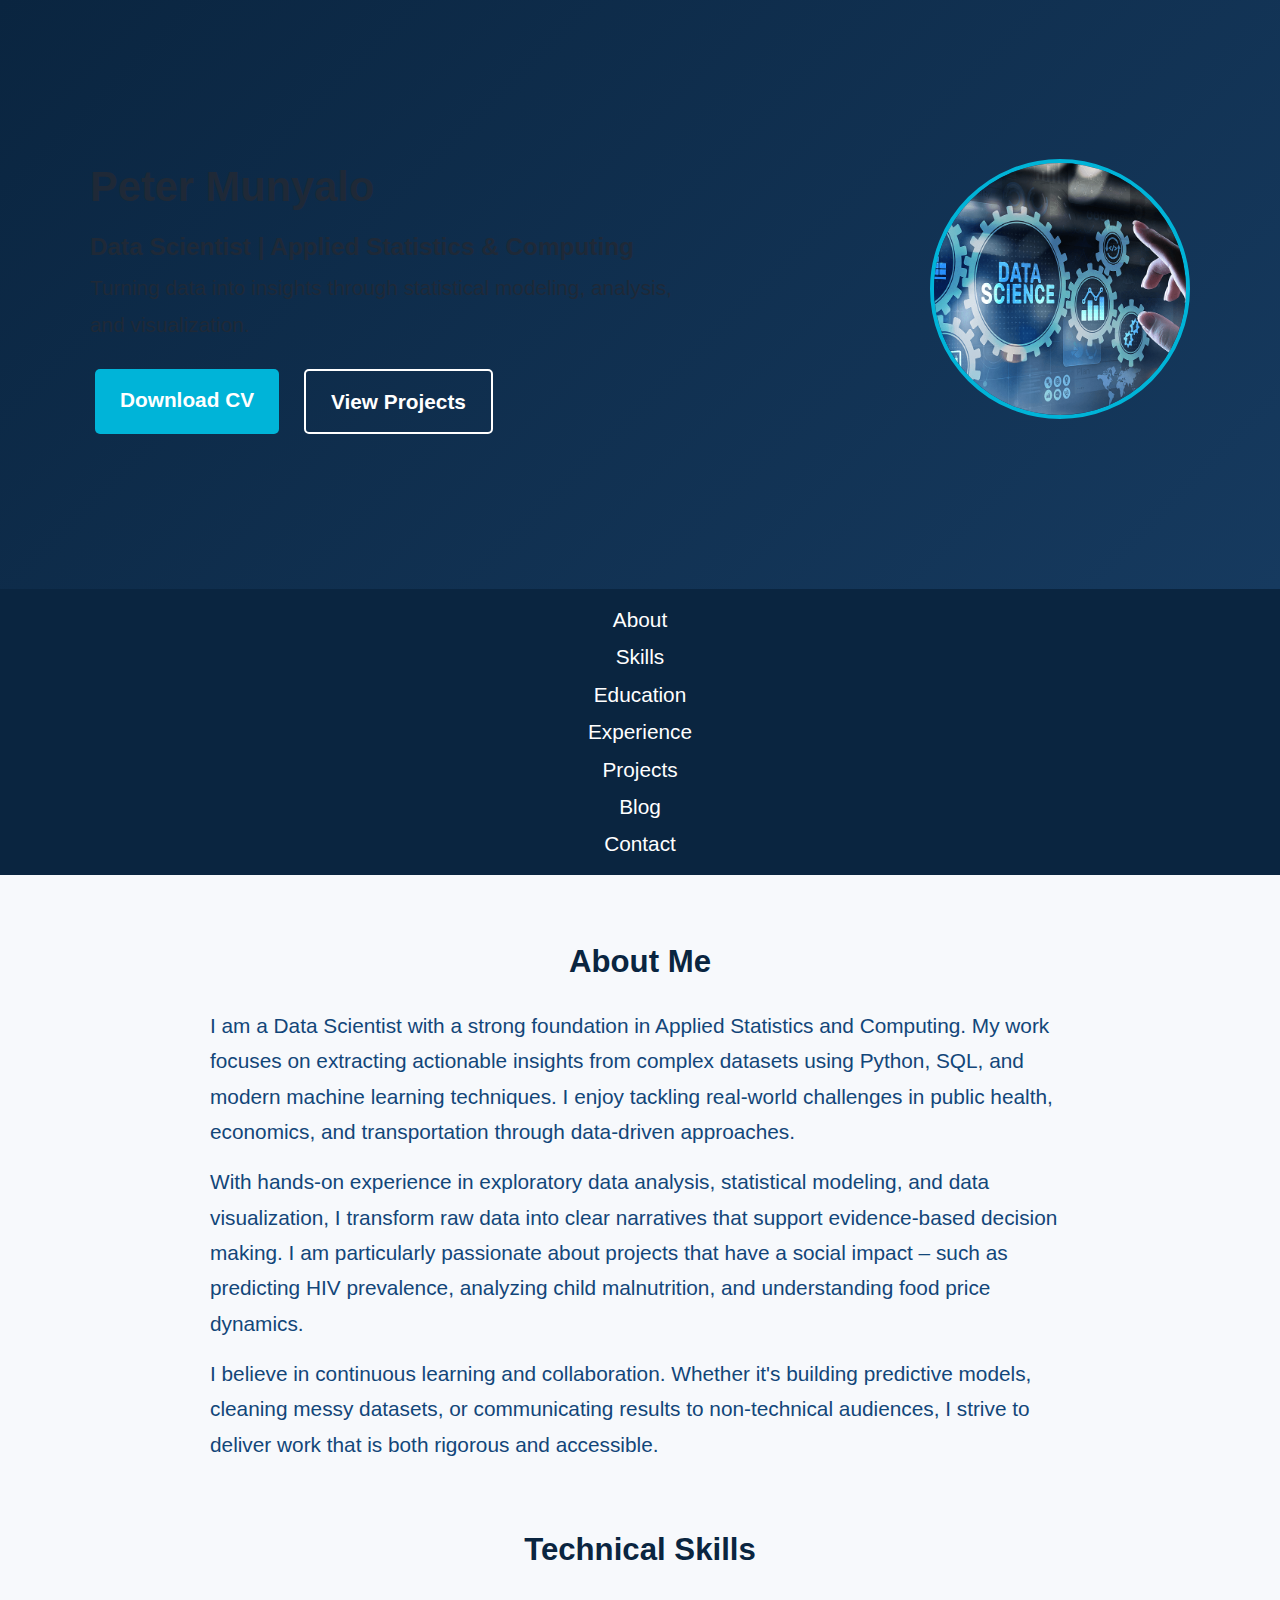
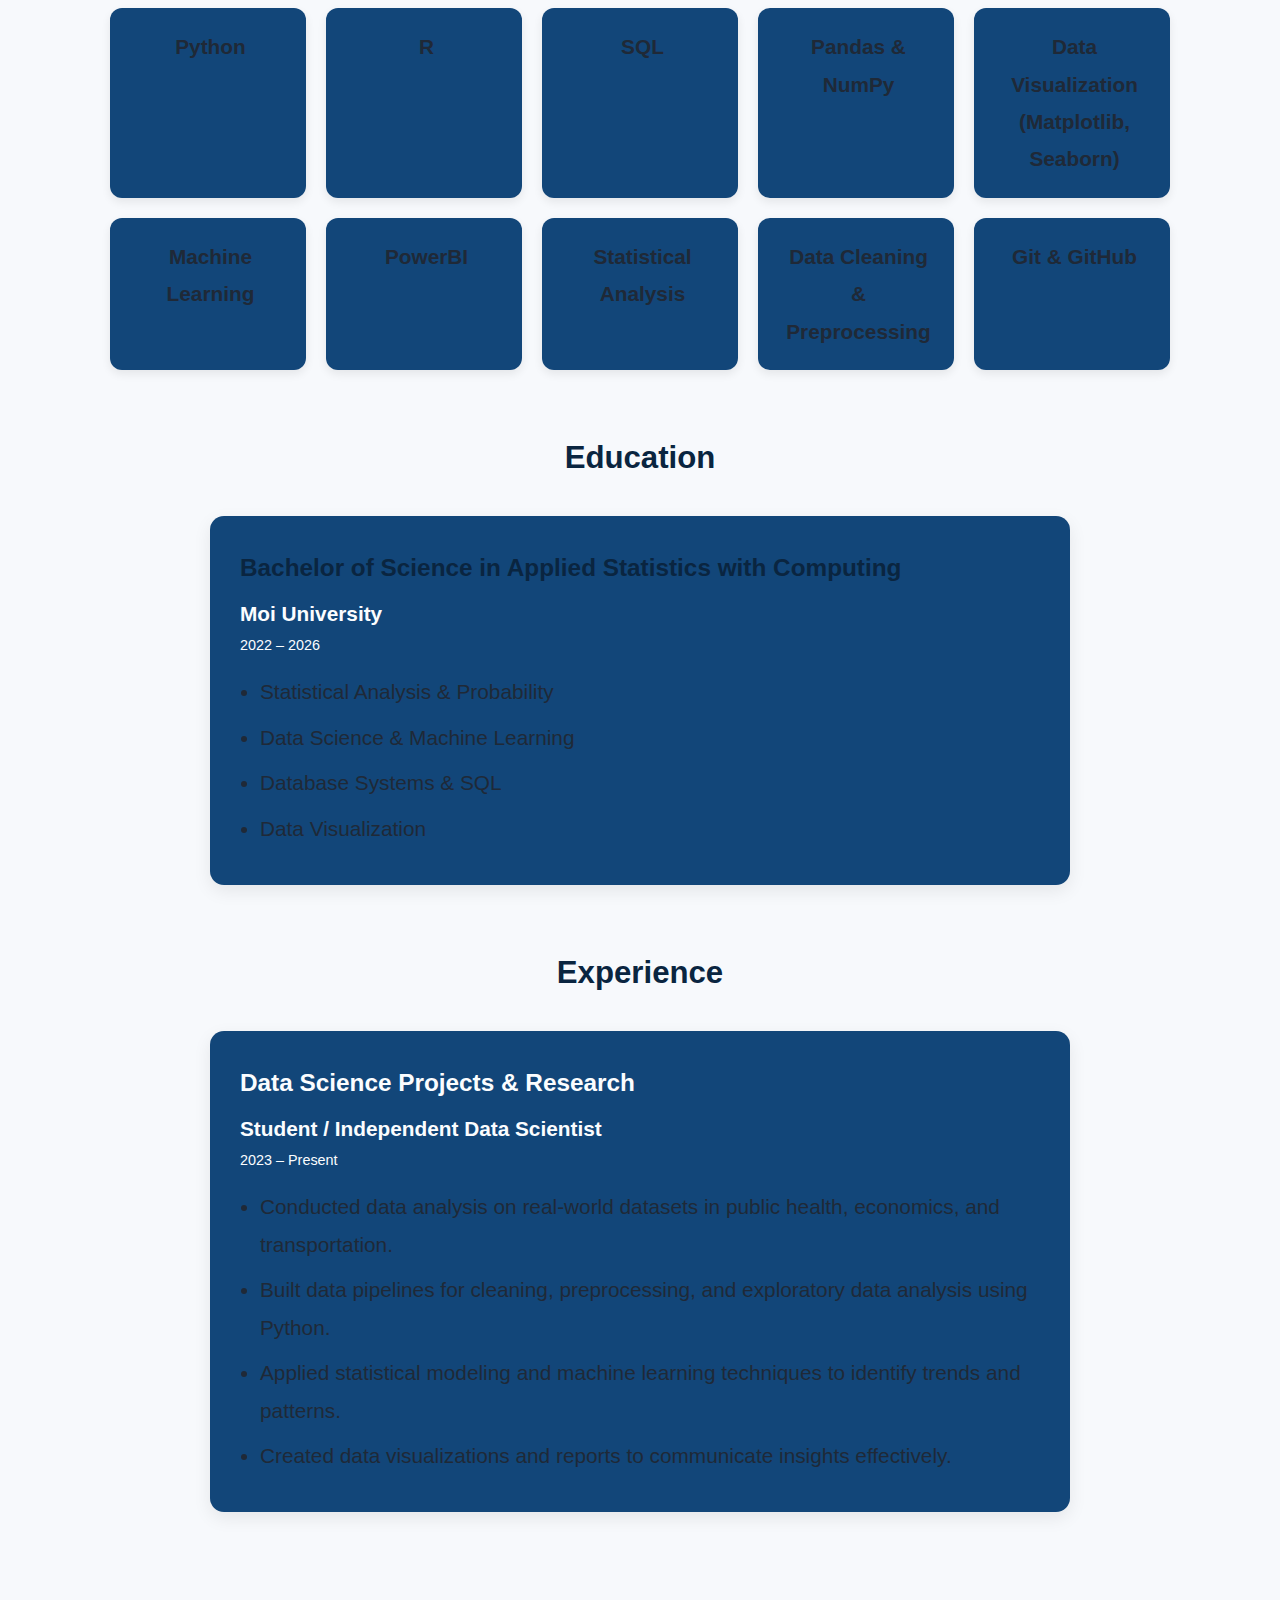
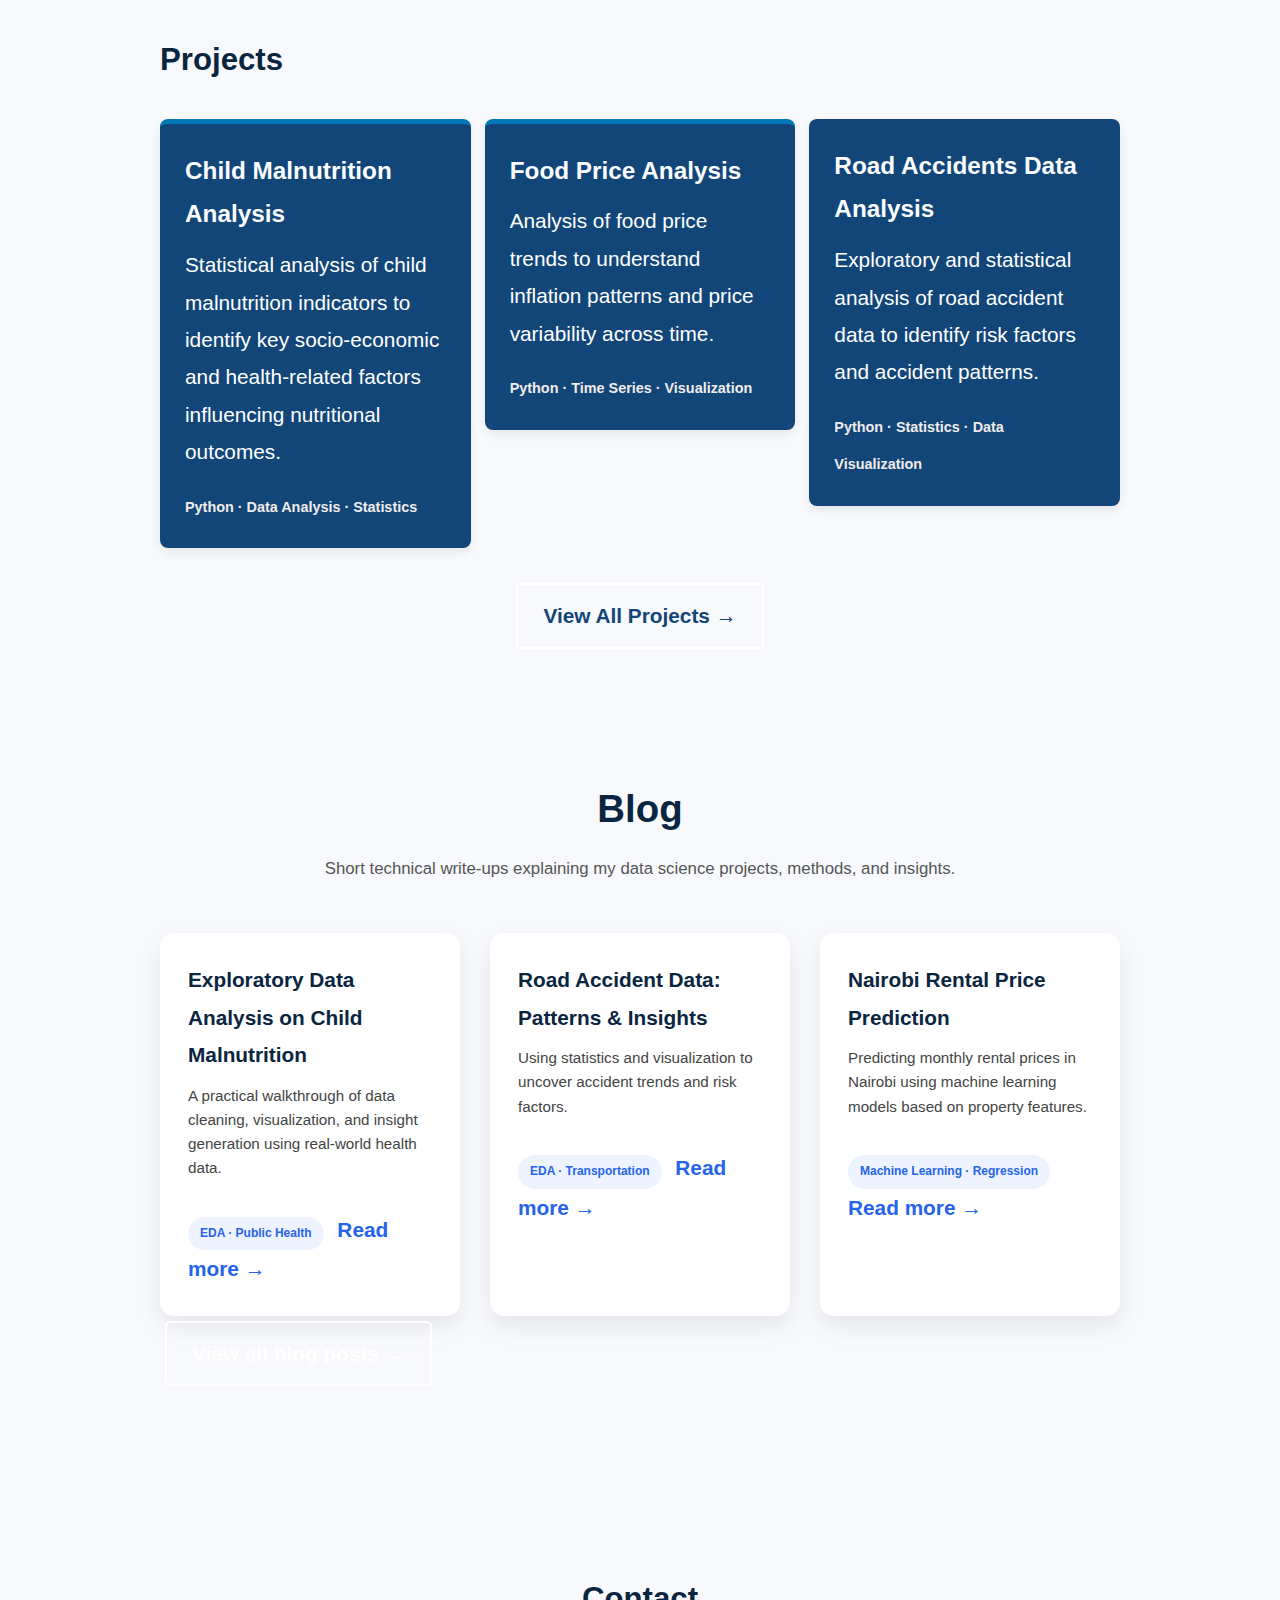
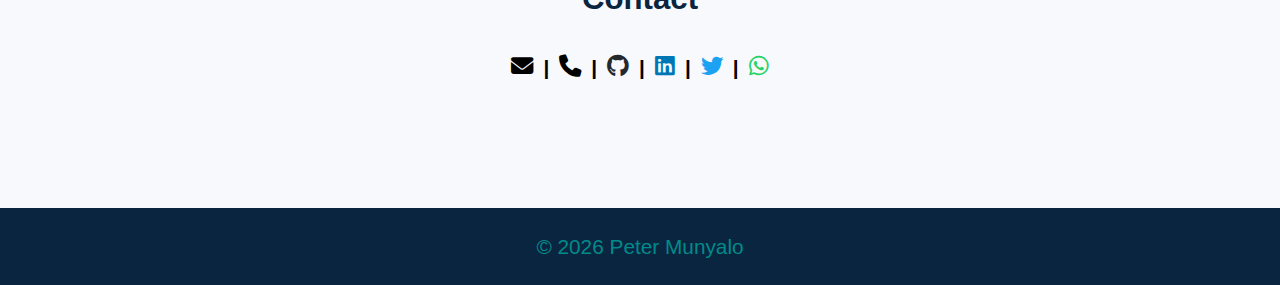
<file: index.html>
<!DOCTYPE html>
<html lang="en">
<head>
  <meta charset="UTF-8">
  <meta name="viewport" content="width=device-width, initial-scale=1.0">
  <title>Peter Munyalo | Data Scientist</title>
  <meta name="description" content="Data Scientist specializing in data analysis, visualization, and real‑world projects in Python, SQL, and Machine Learning.">
  <link rel="stylesheet" href="assets/style.css">
  <link rel="stylesheet" href="https://cdnjs.cloudflare.com/ajax/libs/font-awesome/6.5.1/css/all.min.css">
  <link rel="icon" type="image/png" href="favicon.png">
</head>
<body>

<header class="hero">
  <div class="hero-container">
    <div class="hero-text">
      <h1>Peter Munyalo</h1>
      <h3>Data Scientist | Applied Statistics & Computing</h3>
      <p>Turning data into insights through statistical modeling, analysis, and visualization.</p>
      <div class="hero-buttons">
        <a href="assets/cv/Peter_Munyalo_CV.pdf" class="btn primary" download>Download CV</a>
        <a href="#projects" class="btn secondary">View Projects</a>
      </div>
    </div>
    <div class="hero-image">
      <img src="assets/images/profile2.png" alt="Peter Munyalo">
    </div>
  </div>
</header>

<!-- NAVIGATION (fixed) -->
<nav>
  <ul class="nav-links">
    <li><a href="#about">About</a></li>
    <li><a href="#skills">Skills</a></li>
    <li><a href="#education">Education</a></li>
    <li><a href="#experience">Experience</a></li>
    <li><a href="#projects">Projects</a></li>
    <li><a href="blog.html">Blog</a></li>          <!-- fixed -->
    <li><a href="#contact">Contact</a></li>
  </ul>
</nav>

<!-- ABOUT ME section (expanded for clarity) -->
<section id="about" class="about">
  <h2>About Me</h2>
  <p>
    I am a Data Scientist with a strong foundation in Applied Statistics and Computing. 
    My work focuses on extracting actionable insights from complex datasets using Python, 
    SQL, and modern machine learning techniques. I enjoy tackling real‑world challenges 
    in public health, economics, and transportation through data‑driven approaches.
  </p>
  <p>
    With hands‑on experience in exploratory data analysis, statistical modeling, and 
    data visualization, I transform raw data into clear narratives that support 
    evidence‑based decision making. I am particularly passionate about projects that 
    have a social impact – such as predicting HIV prevalence, analyzing child malnutrition, 
    and understanding food price dynamics.
  </p>
  <p>
    I believe in continuous learning and collaboration. Whether it's building predictive 
    models, cleaning messy datasets, or communicating results to non‑technical audiences, 
    I strive to deliver work that is both rigorous and accessible.
  </p>
</section>

<!-- SKILLS -->
<section id="skills" class="skills">
  <h2>Technical Skills</h2>

  <div class="skills-grid">
    <div class="skill-card">Python</div>
    <div class="skill-card">R</div>
    <div class="skill-card">SQL</div>
    <div class="skill-card">Pandas & NumPy</div>
    <div class="skill-card">Data Visualization (Matplotlib, Seaborn)</div>
    <div class="skill-card">Machine Learning</div>
    <div class="skill-card">PowerBI</div>
    <div class="skill-card">Statistical Analysis</div>
    <div class="skill-card">Data Cleaning & Preprocessing</div>
    <div class="skill-card">Git & GitHub</div>
  </div>
</section>

<section id="education" class="education">
  <h2>Education</h2>

  <div class="education-card">
    <h3>Bachelor of Science in Applied Statistics with Computing</h3>
    <p class="institution">Moi University</p>
    <p class="duration">2022 – 2026</p>

    <ul>
      <li>Statistical Analysis & Probability</li>
      <li>Data Science & Machine Learning</li>
      <li>Database Systems & SQL</li>
      <li>Data Visualization</li>
    </ul>
  </div>
</section>

<!--experience-->

<section id="experience" class="experience">
  <h2>Experience</h2>

  <div class="experience-card">
    <h3>Data Science Projects & Research</h3>
    <p class="role">Student / Independent Data Scientist</p>
    <p class="duration">2023 – Present</p>

    <ul>
      <li>Conducted data analysis on real‑world datasets in public health, economics, and transportation.</li>
      <li>Built data pipelines for cleaning, preprocessing, and exploratory data analysis using Python.</li>
      <li>Applied statistical modeling and machine learning techniques to identify trends and patterns.</li>
      <li>Created data visualizations and reports to communicate insights effectively.</li>
    </ul>
  </div>
</section>

<!-- PROJECTS PREVIEW -->
<section id="projects">
    <h2>Projects</h2>

    <div class="projects-grid">

        <a href="https://github.com/peter-munyalo/CHILD-MALNUTRION"
           target="_blank" class="project-link">
            <div class="project-card blue">
                <h3>Child Malnutrition Analysis</h3>
                <p>
                    Statistical analysis of child malnutrition indicators
                    to identify key socio-economic and health-related factors
                    influencing nutritional outcomes.
                </p>
                <span class="tools">Python · Data Analysis · Statistics</span>
            </div>
        </a>

        <a href="https://github.com/peter-munyalo/FOOD-PRICE"
           target="_blank" class="project-link">
            <div class="project-card green">
                <h3>Food Price Analysis</h3>
                <p>
                    Analysis of food price trends to understand inflation
                    patterns and price variability across time.
                </p>
                <span class="tools">Python · Time Series · Visualization</span>
            </div>
        </a>

        <a href="https://github.com/peter-munyalo/ROAD-ACCIDENTS-PROJECT"
           target="_blank" class="project-link">
            <div class="project-card purple">
                <h3>Road Accidents Data Analysis</h3>
                <p>
                    Exploratory and statistical analysis of road accident
                    data to identify risk factors and accident patterns.
                </p>
                <span class="tools">Python · Statistics · Data Visualization</span>
            </div>
        </a>

</a>

<!-- all project-->
    </div>
    <div class="projects-more">
  <a href="projects.html" class="btn secondary">
    View All Projects →
  </a>
</div>
</section>

<!-- Blog -->
<section id="blog" class="blog">
  <h2>Blog</h2>

  <p class="section-intro">
    Short technical write‑ups explaining my data science projects,
    methods, and insights.
  </p>

  <div class="blog-grid">

    <div class="blog-card">
      <h3>Exploratory Data Analysis on Child Malnutrition</h3>
      <p>
        A practical walkthrough of data cleaning, visualization,
        and insight generation using real-world health data.
      </p>
      <a href="blogs/child-malnutrition.html" class="blog-link">
        <span class="blog-tag">EDA · Public Health</span>
        Read more →
      </a>
    </div>

    <div class="blog-card">
      <h3>Road Accident Data: Patterns & Insights</h3>
      <p>
        Using statistics and visualization to uncover accident
        trends and risk factors.
      </p>
      <a href="blogs/road-accidents.html" class="blog-link">
        <span class="blog-tag">EDA · Transportation</span>
        Read more →
      </a>
    </div>

    <div class="blog-card">
      <h3>Nairobi Rental Price Prediction</h3>
      <p>
        Predicting monthly rental prices in Nairobi using machine
        learning models based on property features.
      </p>
      <a href="blogs/nairobi-rent.html" class="blog-link">
        <span class="blog-tag">Machine Learning · Regression</span>
        Read more →
      </a>
    </div>

  </div>

  <div class="blog-more">
    <a href="blog.html" class="btn secondary">
      View all blog posts →
    </a>
  </div>
</section>

<!-- CONTACT -->
<section id="contact" class="contact">
  <h2>Contact</h2>

  <div class="contact-icons">
    <a href="mailto:danielpetermunyalo@gmail.com" aria-label="Email">
      <i class="fas fa-envelope icon-email"></i>
    </a>

    <span class="sep">|</span>

    <a href="tel:+254111971900" aria-label="Phone">
      <i class="fas fa-phone icon-phone"></i>
    </a>

    <span class="sep">|</span>

    <a href="https://github.com/peter-munyalo" target="_blank" aria-label="GitHub">
      <i class="fab fa-github icon-github"></i>
    </a>

    <span class="sep">|</span>

    <a href="https://linkedin.com/in/petermunyalo" target="_blank" aria-label="LinkedIn">
      <i class="fab fa-linkedin icon-linkedin"></i>
    </a>

    <span class="sep">|</span>

    <a href="https://twitter.com/@munyalo17" target="_blank" aria-label="Twitter">
      <i class="fab fa-twitter icon-twitter"></i>
    </a>

    <span class="sep">|</span>

    <a href="https://wa.me/25411171900" target="_blank" aria-label="WhatsApp">
      <i class="fab fa-whatsapp icon-whatsapp"></i>
    </a>
  </div>
</section>

<footer>
    <p>© 2026 Peter Munyalo</p>
</footer>

</body>
</html>
</file>
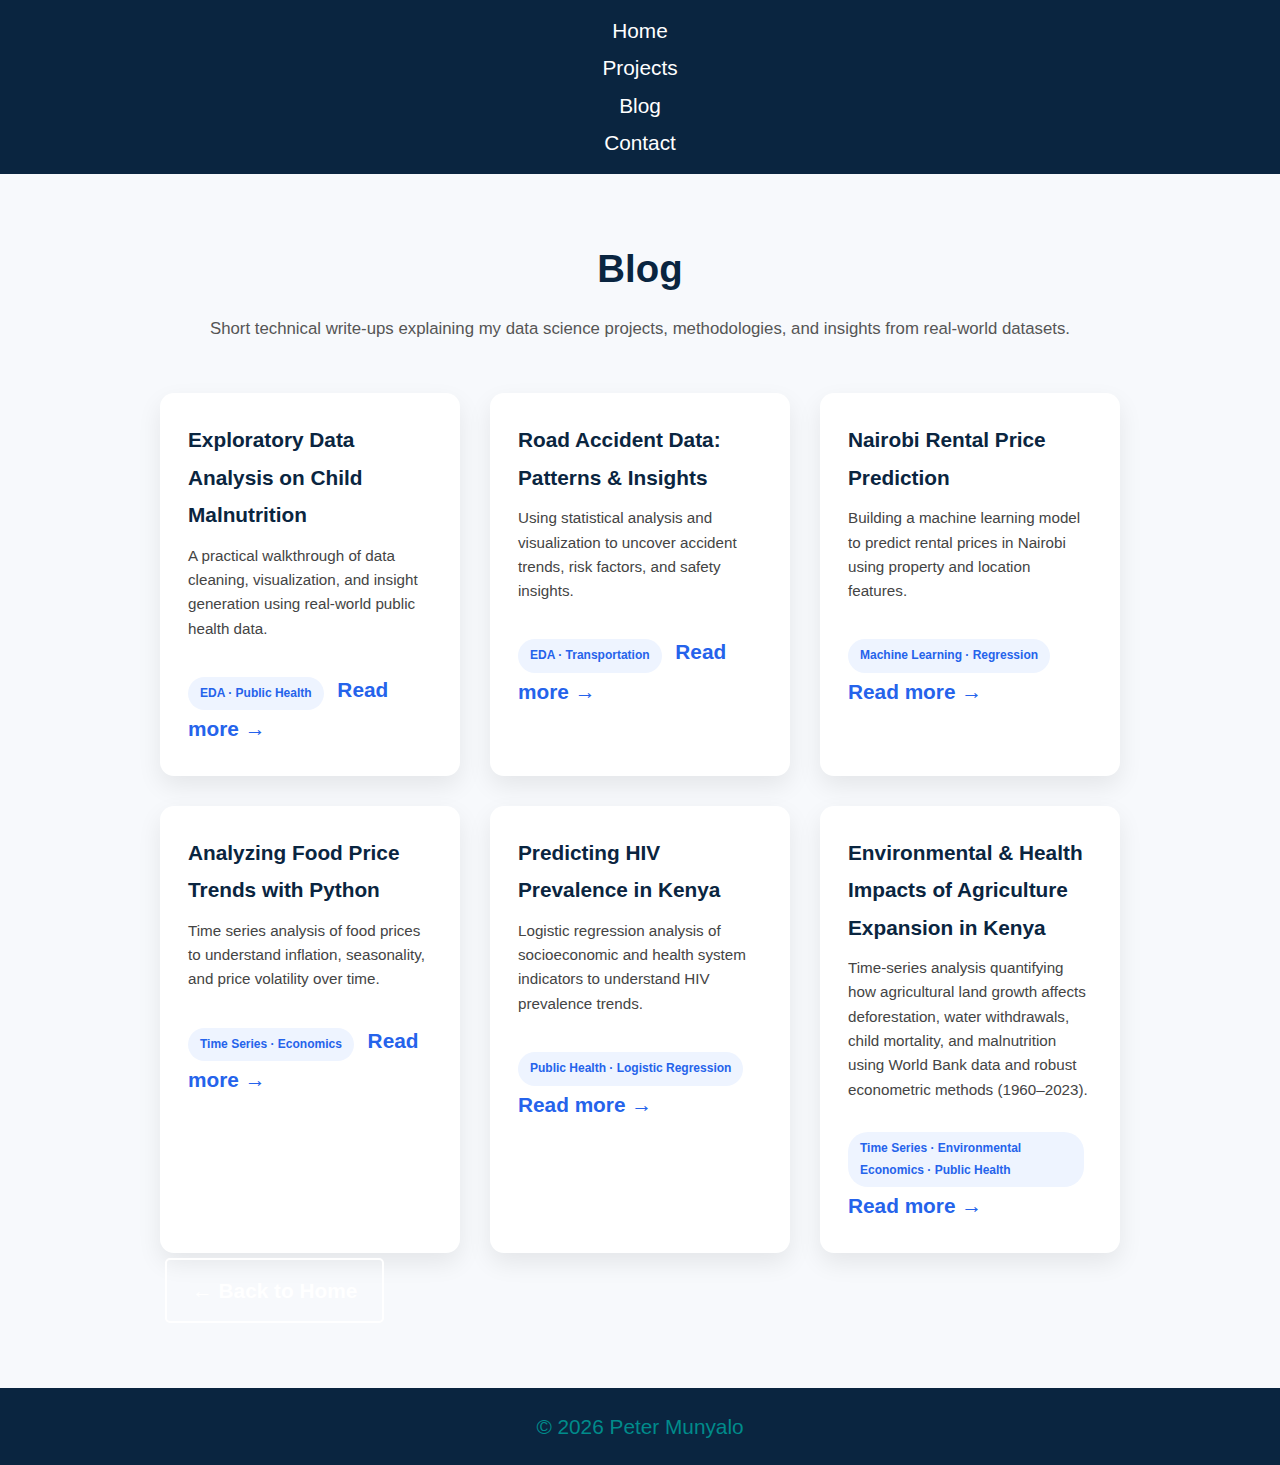
<file: blog.html>
<!DOCTYPE html>
<html lang="en">
<head>
  <meta charset="UTF-8">
  <meta name="viewport" content="width=device-width, initial-scale=1.0">
  <title>Blog | Peter Munyalo</title>
  <link rel="stylesheet" href="assets/style.css">
  <link rel="stylesheet" href="https://cdnjs.cloudflare.com/ajax/libs/font-awesome/6.5.1/css/all.min.css">
</head>
<body>

<nav>
  <ul>
    <li><a href="index.html">Home</a></li>
    <li><a href="projects.html">Projects</a></li>
    <li><a href="blog.html">Blog</a></li>
    <li><a href="index.html#contact">Contact</a></li>
  </ul>
</nav>

<section class="blog">
  <h2>Blog</h2>
  <p class="section-intro">Short technical write‑ups explaining my data science projects, methodologies, and insights from real‑world datasets.</p>

  <div class="blog-grid">
    <!-- Child Malnutrition -->
    <div class="blog-card">
      <h3>Exploratory Data Analysis on Child Malnutrition</h3>
      <p>A practical walkthrough of data cleaning, visualization, and insight generation using real‑world public health data.</p>
      <a href="blogs/child-malnutrition.html" class="blog-link">
        <span class="blog-tag">EDA · Public Health</span> Read more →
      </a>
    </div>
    <!-- Road Accidents -->
    <div class="blog-card">
      <h3>Road Accident Data: Patterns & Insights</h3>
      <p>Using statistical analysis and visualization to uncover accident trends, risk factors, and safety insights.</p>
      <a href="blogs/road-accidents.html" class="blog-link">
        <span class="blog-tag">EDA · Transportation</span> Read more →
      </a>
    </div>
    <!-- Nairobi Rent -->
    <div class="blog-card">
      <h3>Nairobi Rental Price Prediction</h3>
      <p>Building a machine learning model to predict rental prices in Nairobi using property and location features.</p>
      <a href="blogs/nairobi-rent.html" class="blog-link">
        <span class="blog-tag">Machine Learning · Regression</span> Read more →
      </a>
    </div>
    <!-- Food Price -->
    <div class="blog-card">
      <h3>Analyzing Food Price Trends with Python</h3>
      <p>Time series analysis of food prices to understand inflation, seasonality, and price volatility over time.</p>
      <a href="blogs/food-price.html" class="blog-link">
        <span class="blog-tag">Time Series · Economics</span> Read more →
      </a>
    </div>
    <!-- HIV Prevalence -->
    <div class="blog-card">
      <h3>Predicting HIV Prevalence in Kenya</h3>
      <p>Logistic regression analysis of socioeconomic and health system indicators to understand HIV prevalence trends.</p>
      <a href="blogs/hiv-prevalence.html" class="blog-link">
        <span class="blog-tag">Public Health · Logistic Regression</span> Read more →
      </a>
    </div>

<!-- Agriculture Expansion Impacts -->
<div class="blog-card">
  <h3>Environmental & Health Impacts of Agriculture Expansion in Kenya</h3>
  <p>Time‑series analysis quantifying how agricultural land growth affects deforestation, water withdrawals, child mortality, and malnutrition using World Bank data and robust econometric methods (1960–2023).</p>
  <a href="blogs/agriculture-impacts.html" class="blog-link">
    <span class="blog-tag">Time Series · Environmental Economics · Public Health</span> Read more →
  </a>
</div>

  </div>

  <div class="blog-more">
    <a href="index.html" class="btn secondary">← Back to Home</a>
  </div>
</section>

<footer>
  <p>© 2026 Peter Munyalo</p>
</footer>

</body>
</html>
</file>
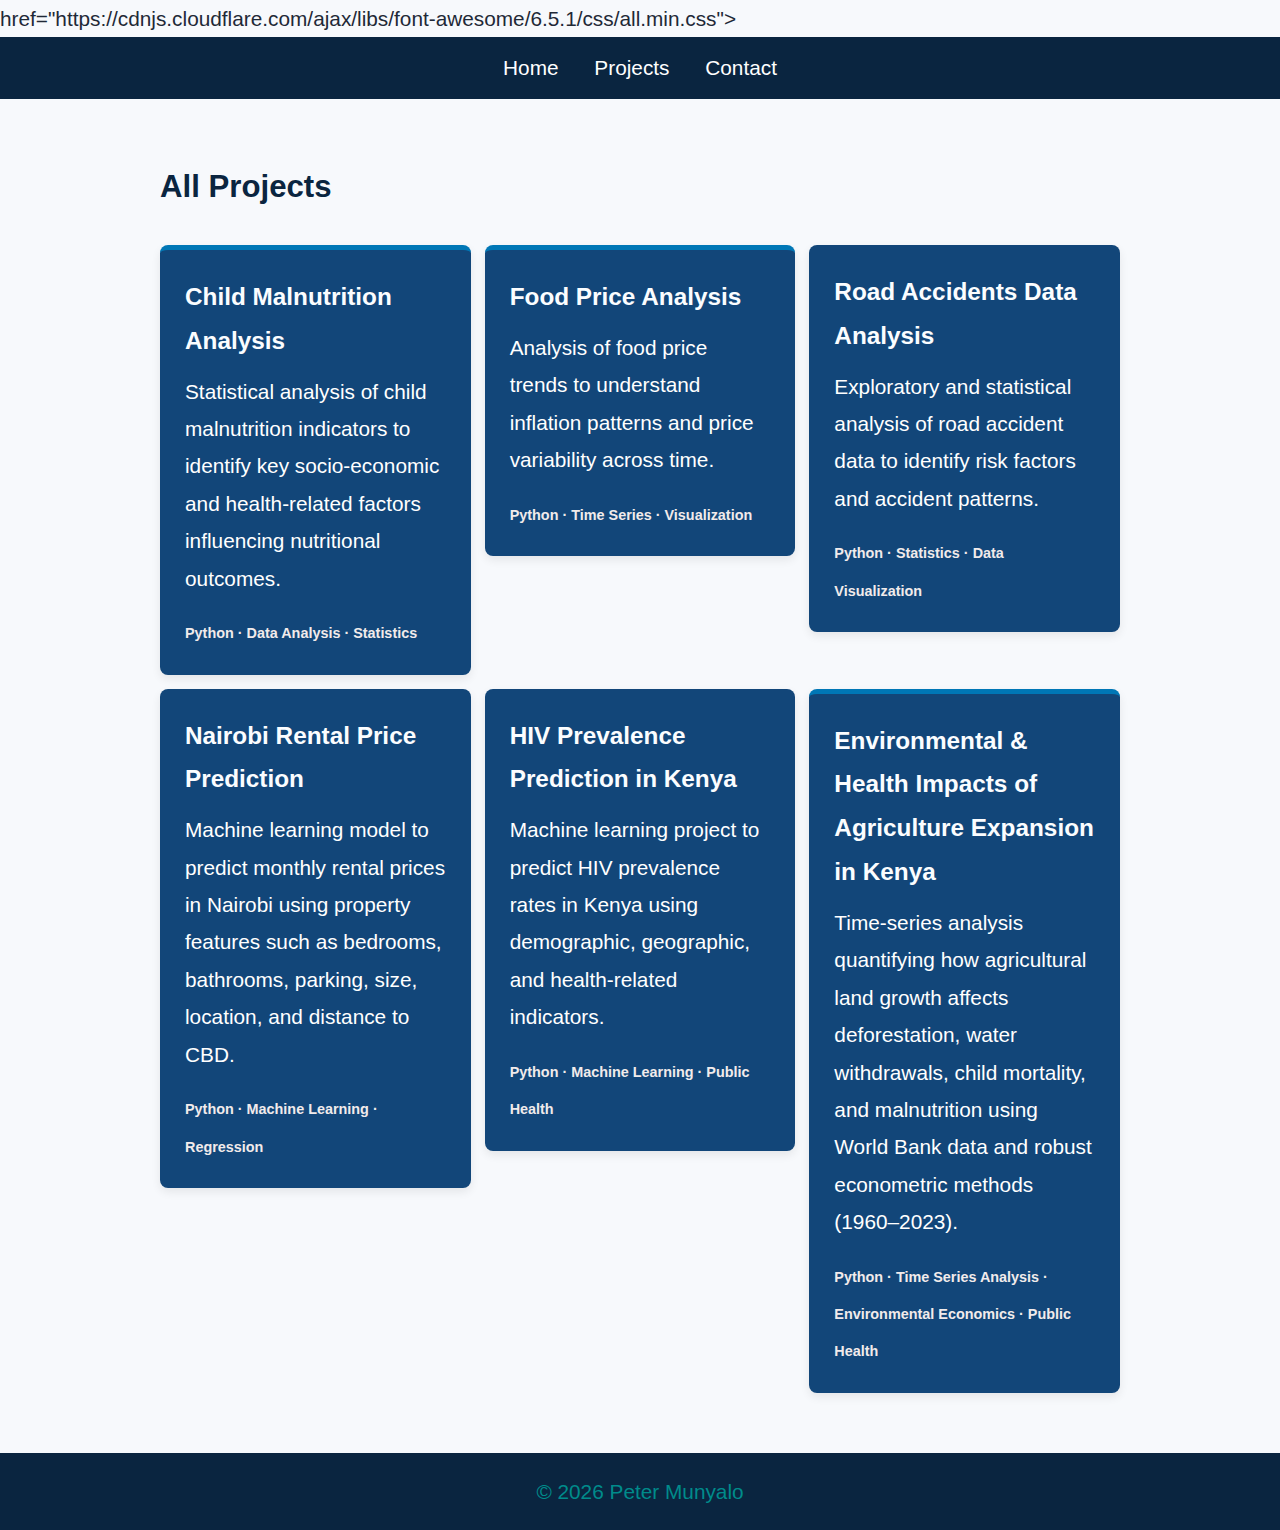
<file: projects.html>
<!DOCTYPE html>
<html lang="en">
<head>
  <meta charset="UTF-8">
  <meta name="viewport" content="width=device-width, initial-scale=1.0">

  <title>All Projects | Peter Munyalo</title>
  <meta name="description"
        content="All data science and machine learning projects by Peter Munyalo.">

  <link rel="stylesheet" href="assets/style.css">
  
        href="https://cdnjs.cloudflare.com/ajax/libs/font-awesome/6.5.1/css/all.min.css">
  <link rel="icon" type="image/png" href="favicon.png">
</head>

<body>

<!-- NAVIGATION -->
<nav>
  <ul class="nav-links">
    <span><a href="index.html">Home</a></span>
    <span><a href="#projects">Projects</a></span>
    <span><a href="index.html#contact">Contact</a></span>
  </ul>
</nav>

<!-- ALL PROJECTS -->
<section id="projects">
  <h2>All Projects</h2>

  <div class="projects-grid">

    <a href="https://github.com/peter-munyalo/CHILD-MALNUTRION"
       target="_blank" class="project-link">
      <div class="project-card blue">
        <h3>Child Malnutrition Analysis</h3>
        <p>
          Statistical analysis of child malnutrition indicators
          to identify key socio-economic and health-related factors
          influencing nutritional outcomes.
        </p>
        <span class="tools">Python · Data Analysis · Statistics</span>
      </div>
    </a>

    <a href="https://github.com/peter-munyalo/FOOD-PRICE"
       target="_blank" class="project-link">
      <div class="project-card green">
        <h3>Food Price Analysis</h3>
        <p>
          Analysis of food price trends to understand inflation
          patterns and price variability across time.
        </p>
        <span class="tools">Python · Time Series · Visualization</span>
      </div>
    </a>

    <a href="https://github.com/peter-munyalo/ROAD-ACCIDENTS-PROJECT"
       target="_blank" class="project-link">
      <div class="project-card purple">
        <h3>Road Accidents Data Analysis</h3>
        <p>
          Exploratory and statistical analysis of road accident
          data to identify risk factors and accident patterns.
        </p>
        <span class="tools">Python · Statistics · Data Visualization</span>
      </div>
    </a>

    <a href="https://github.com/peter-munyalo/nairobi_rent"
       target="_blank" class="project-link">
      <div class="project-card orange">
        <h3>Nairobi Rental Price Prediction</h3>
        <p>
          Machine learning model to predict monthly rental prices in Nairobi
          using property features such as bedrooms, bathrooms, parking,
          size, location, and distance to CBD.
        </p>
        <span class="tools">Python · Machine Learning · Regression</span>
      </div>
    </a>
    <a href="https://github.com/peter-munyalo/pred_HIV_prevalence_kenya_pro"
   target="_blank" class="project-link">

  <div class="project-card red">
    <h3>HIV Prevalence Prediction in Kenya</h3>
    <p>
      Machine learning project to predict HIV prevalence rates in Kenya
      using demographic, geographic, and health-related indicators.
    </p>
    <span class="tools">Python · Machine Learning · Public Health</span>
  </div>
</a>

  <a href="https://github.com/peter-munyalo/agriculture_impacts_kenya"
   target="_blank" class="project-link">
  <div class="project-card green">
    <h3>Environmental & Health Impacts of Agriculture Expansion in Kenya</h3>
    <p>
      Time‑series analysis quantifying how agricultural land growth affects 
      deforestation, water withdrawals, child mortality, and malnutrition 
      using World Bank data and robust econometric methods (1960–2023).
    </p>
    <span class="tools">Python · Time Series Analysis · Environmental Economics · Public Health</span>
  </div>
</a>
    <!-- ADD MORE PROJECTS BELOW THIS LINE -->

  </div>
</section>

<footer>
  <p>© 2026 Peter Munyalo</p>
</footer>

</body>
</html>
</file>
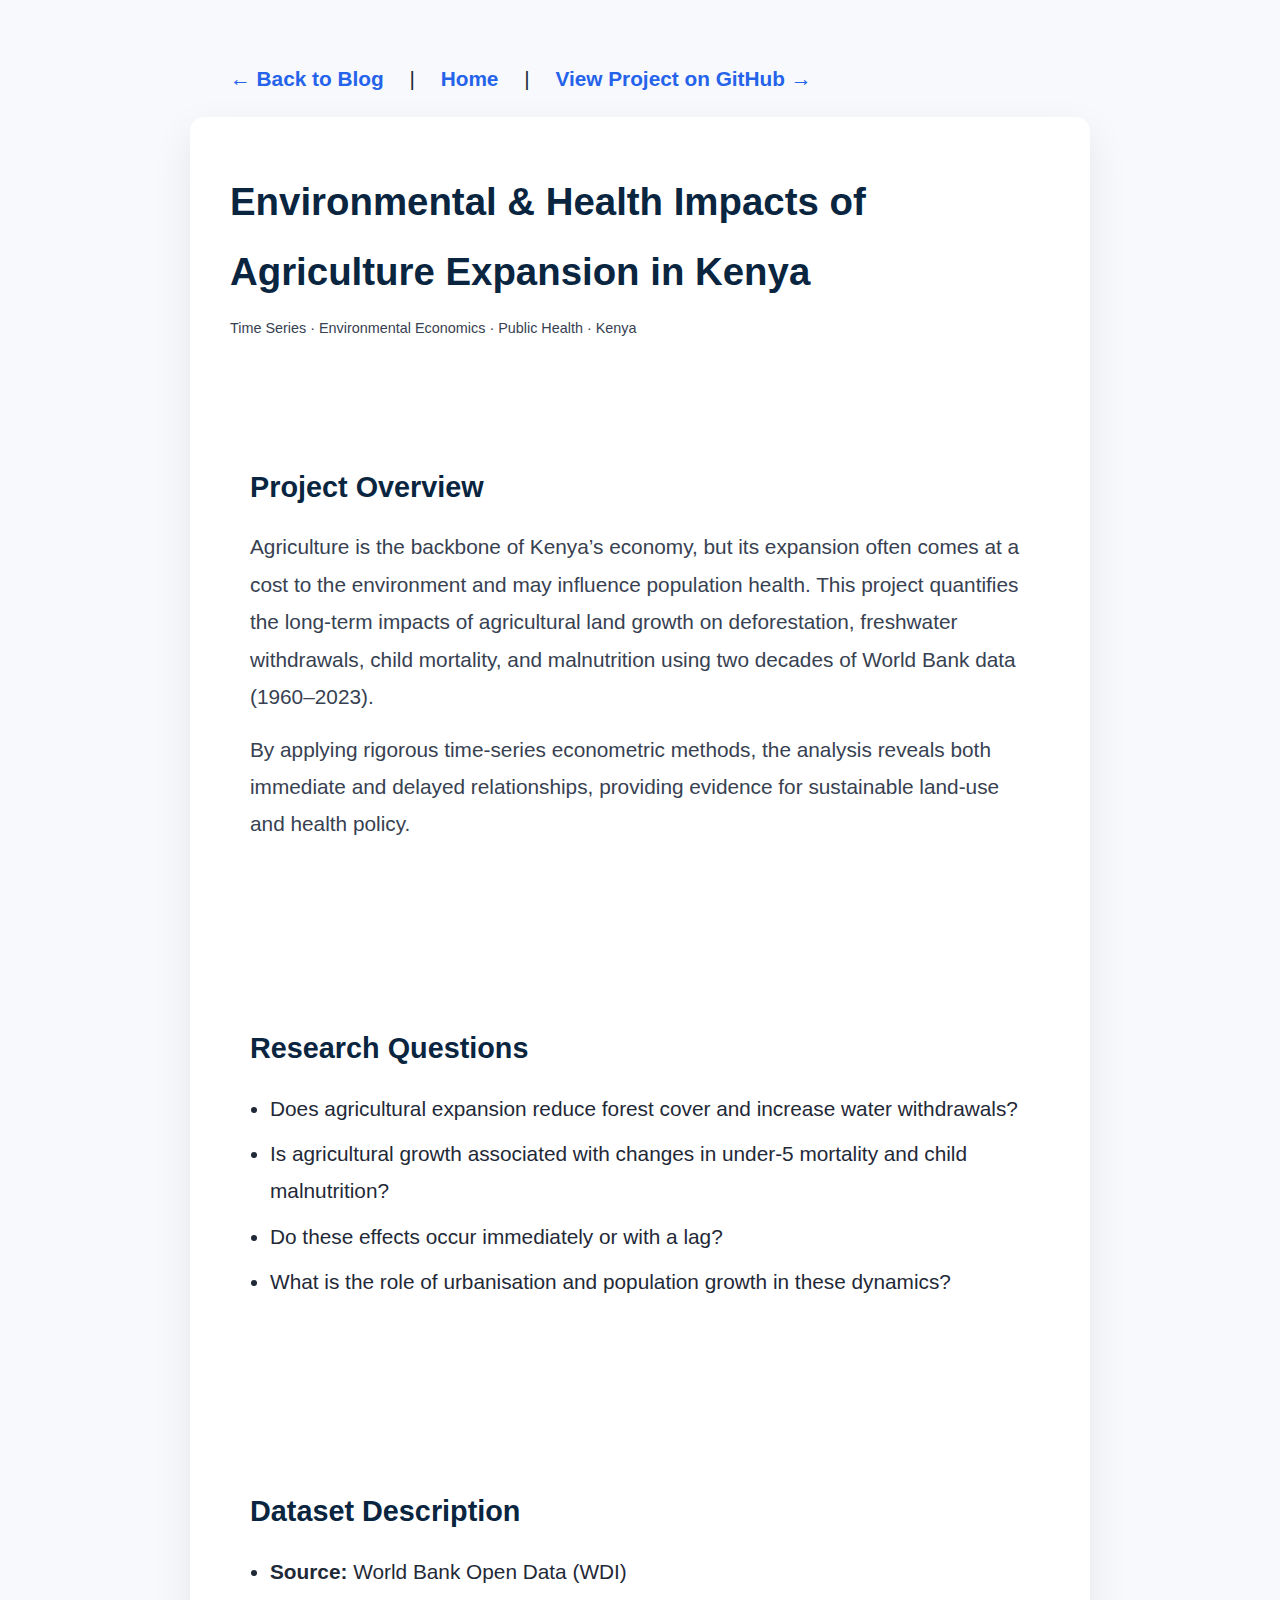
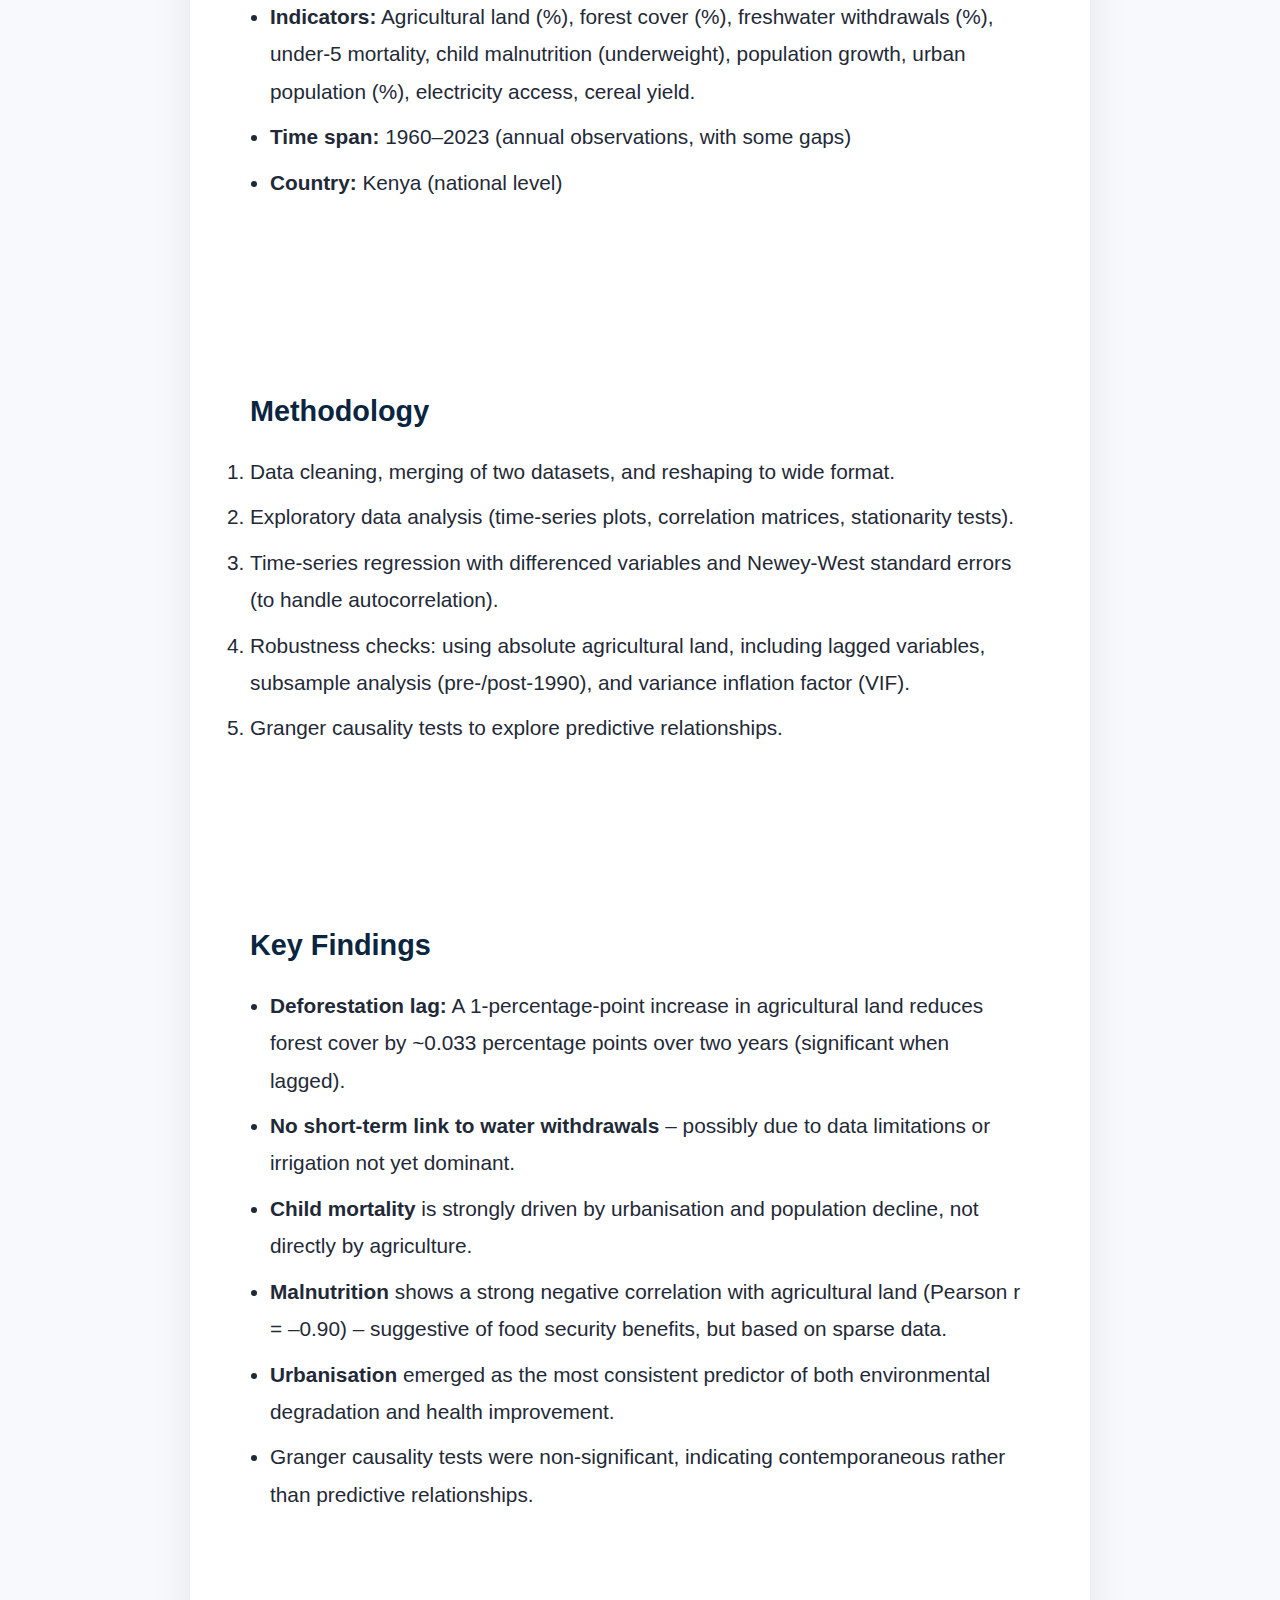
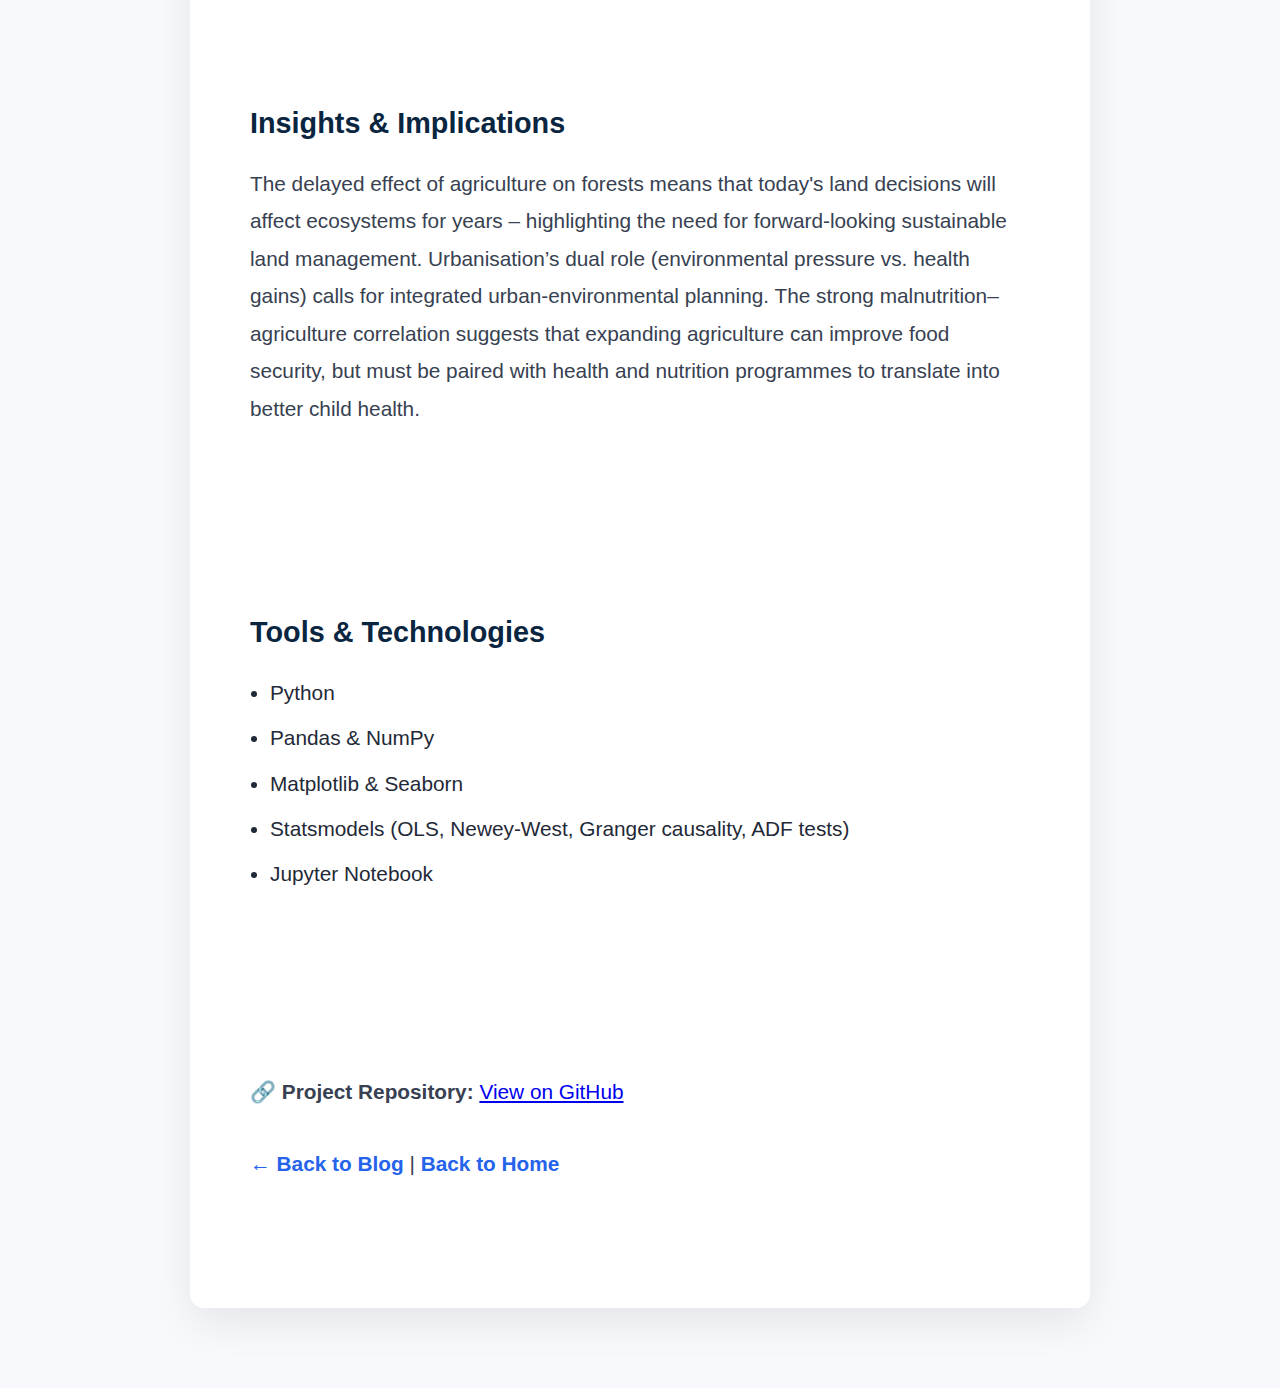
<file: blogs/agriculture-impacts.html>
<!DOCTYPE html>
<html lang="en">
<head>
  <meta charset="UTF-8">
  <title>Environmental & Health Impacts of Agriculture Expansion in Kenya</title>
  <meta name="viewport" content="width=device-width, initial-scale=1.0">

  <!-- Main site styles -->
  <link rel="stylesheet" href="../assets/style.css">

  <!-- Font Awesome -->
  <link rel="stylesheet"
        href="https://cdnjs.cloudflare.com/ajax/libs/font-awesome/6.5.1/css/all.min.css">
</head>

<body>

  <!-- TOP NAV LINKS -->
  <div class="article-nav" style="max-width:900px;margin:30px auto 0;padding:0 20px;">
    <a href="../blog.html" class="back-link">← Back to Blog</a> |
    <a href="../index.html" class="back-link">Home</a> |
    <a href="https://github.com/peter-munyalo/agriculture_impacts_kenya"
       target="_blank"
       class="back-link">
      View Project on GitHub →
    </a>
  </div>

  <article class="blog-article">

    <header class="article-header">
      <h1>Environmental & Health Impacts of Agriculture Expansion in Kenya</h1>
      <p class="article-meta">
        Time Series · Environmental Economics · Public Health · Kenya
      </p>
    </header>

    <section>
      <h2>Project Overview</h2>
      <p>
        Agriculture is the backbone of Kenya’s economy, but its expansion often comes at a cost to the environment and may influence population health. This project quantifies the long‑term impacts of agricultural land growth on deforestation, freshwater withdrawals, child mortality, and malnutrition using two decades of World Bank data (1960–2023).
      </p>
      <p>
        By applying rigorous time‑series econometric methods, the analysis reveals both immediate and delayed relationships, providing evidence for sustainable land‑use and health policy.
      </p>
    </section>

    <section>
      <h2>Research Questions</h2>
      <ul>
        <li>Does agricultural expansion reduce forest cover and increase water withdrawals?</li>
        <li>Is agricultural growth associated with changes in under‑5 mortality and child malnutrition?</li>
        <li>Do these effects occur immediately or with a lag?</li>
        <li>What is the role of urbanisation and population growth in these dynamics?</li>
      </ul>
    </section>

    <section>
      <h2>Dataset Description</h2>
      <ul>
        <li><strong>Source:</strong> World Bank Open Data (WDI)</li>
        <li><strong>Indicators:</strong> Agricultural land (%), forest cover (%), freshwater withdrawals (%), under‑5 mortality, child malnutrition (underweight), population growth, urban population (%), electricity access, cereal yield.</li>
        <li><strong>Time span:</strong> 1960–2023 (annual observations, with some gaps)</li>
        <li><strong>Country:</strong> Kenya (national level)</li>
      </ul>
    </section>

    <section>
      <h2>Methodology</h2>
      <ol>
        <li>Data cleaning, merging of two datasets, and reshaping to wide format.</li>
        <li>Exploratory data analysis (time‑series plots, correlation matrices, stationarity tests).</li>
        <li>Time‑series regression with differenced variables and Newey‑West standard errors (to handle autocorrelation).</li>
        <li>Robustness checks: using absolute agricultural land, including lagged variables, subsample analysis (pre‑/post‑1990), and variance inflation factor (VIF).</li>
        <li>Granger causality tests to explore predictive relationships.</li>
      </ol>
    </section>

    <section>
      <h2>Key Findings</h2>
      <ul>
        <li><strong>Deforestation lag:</strong> A 1‑percentage‑point increase in agricultural land reduces forest cover by ~0.033 percentage points over two years (significant when lagged).</li>
        <li><strong>No short‑term link to water withdrawals</strong> – possibly due to data limitations or irrigation not yet dominant.</li>
        <li><strong>Child mortality</strong> is strongly driven by urbanisation and population decline, not directly by agriculture.</li>
        <li><strong>Malnutrition</strong> shows a strong negative correlation with agricultural land (Pearson r = –0.90) – suggestive of food security benefits, but based on sparse data.</li>
        <li><strong>Urbanisation</strong> emerged as the most consistent predictor of both environmental degradation and health improvement.</li>
        <li>Granger causality tests were non‑significant, indicating contemporaneous rather than predictive relationships.</li>
      </ul>
    </section>

    <section>
      <h2>Insights & Implications</h2>
      <p>
        The delayed effect of agriculture on forests means that today's land decisions will affect ecosystems for years – highlighting the need for forward‑looking sustainable land management. Urbanisation’s dual role (environmental pressure vs. health gains) calls for integrated urban‑environmental planning. The strong malnutrition–agriculture correlation suggests that expanding agriculture can improve food security, but must be paired with health and nutrition programmes to translate into better child health.
      </p>
    </section>

    <section>
      <h2>Tools & Technologies</h2>
      <ul>
        <li>Python</li>
        <li>Pandas & NumPy</li>
        <li>Matplotlib & Seaborn</li>
        <li>Statsmodels (OLS, Newey‑West, Granger causality, ADF tests)</li>
        <li>Jupyter Notebook</li>
      </ul>
    </section>

    <!-- FOOTER ACTIONS -->
    <section class="article-footer" style="margin-top:40px;">
      <p>
        🔗 <strong>Project Repository:</strong>
        <a href="https://github.com/peter-munyalo/agriculture_impacts_kenya" target="_blank">
          View on GitHub
        </a>
      </p>

      <p style="margin-top:20px;">
        <a href="../blog.html" class="blog-link">← Back to Blog</a> |
        <a href="../index.html" class="blog-link">Back to Home</a>
      </p>
    </section>

  </article>

</body>
</html>
</file>
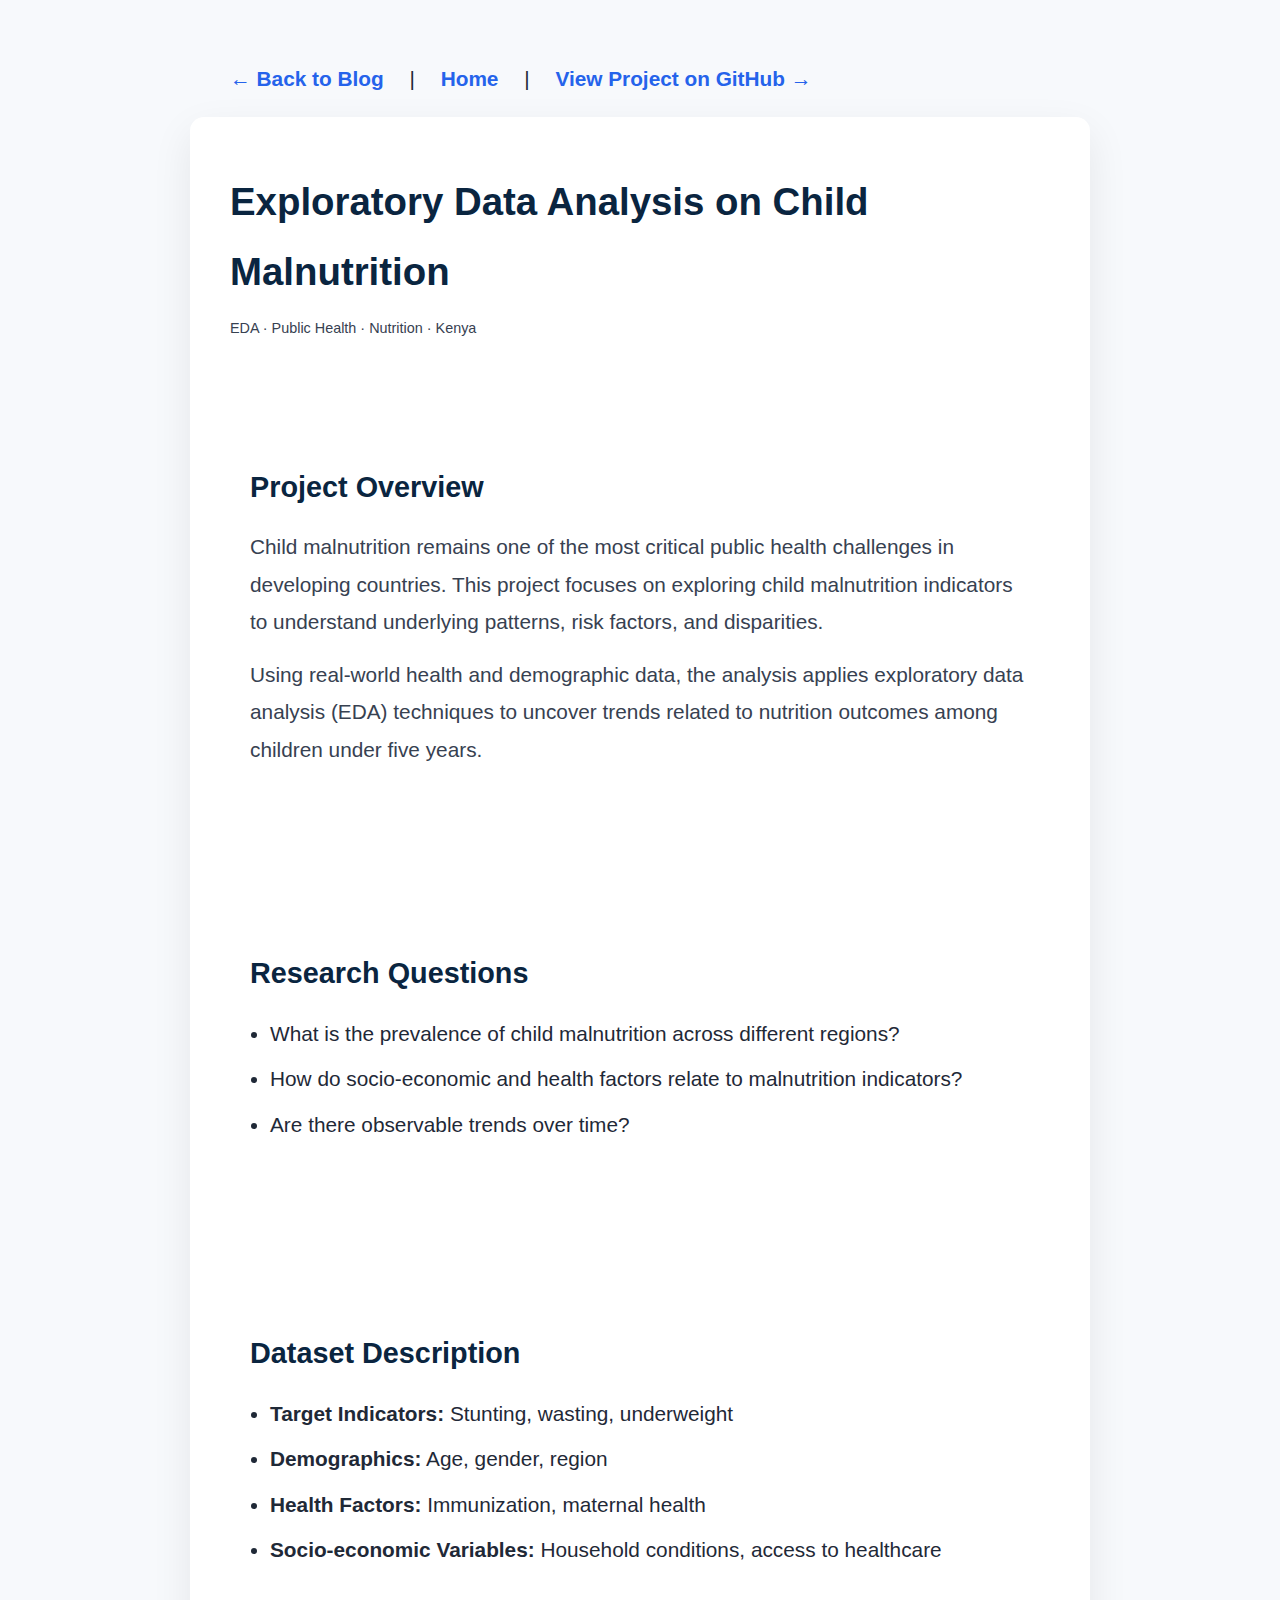
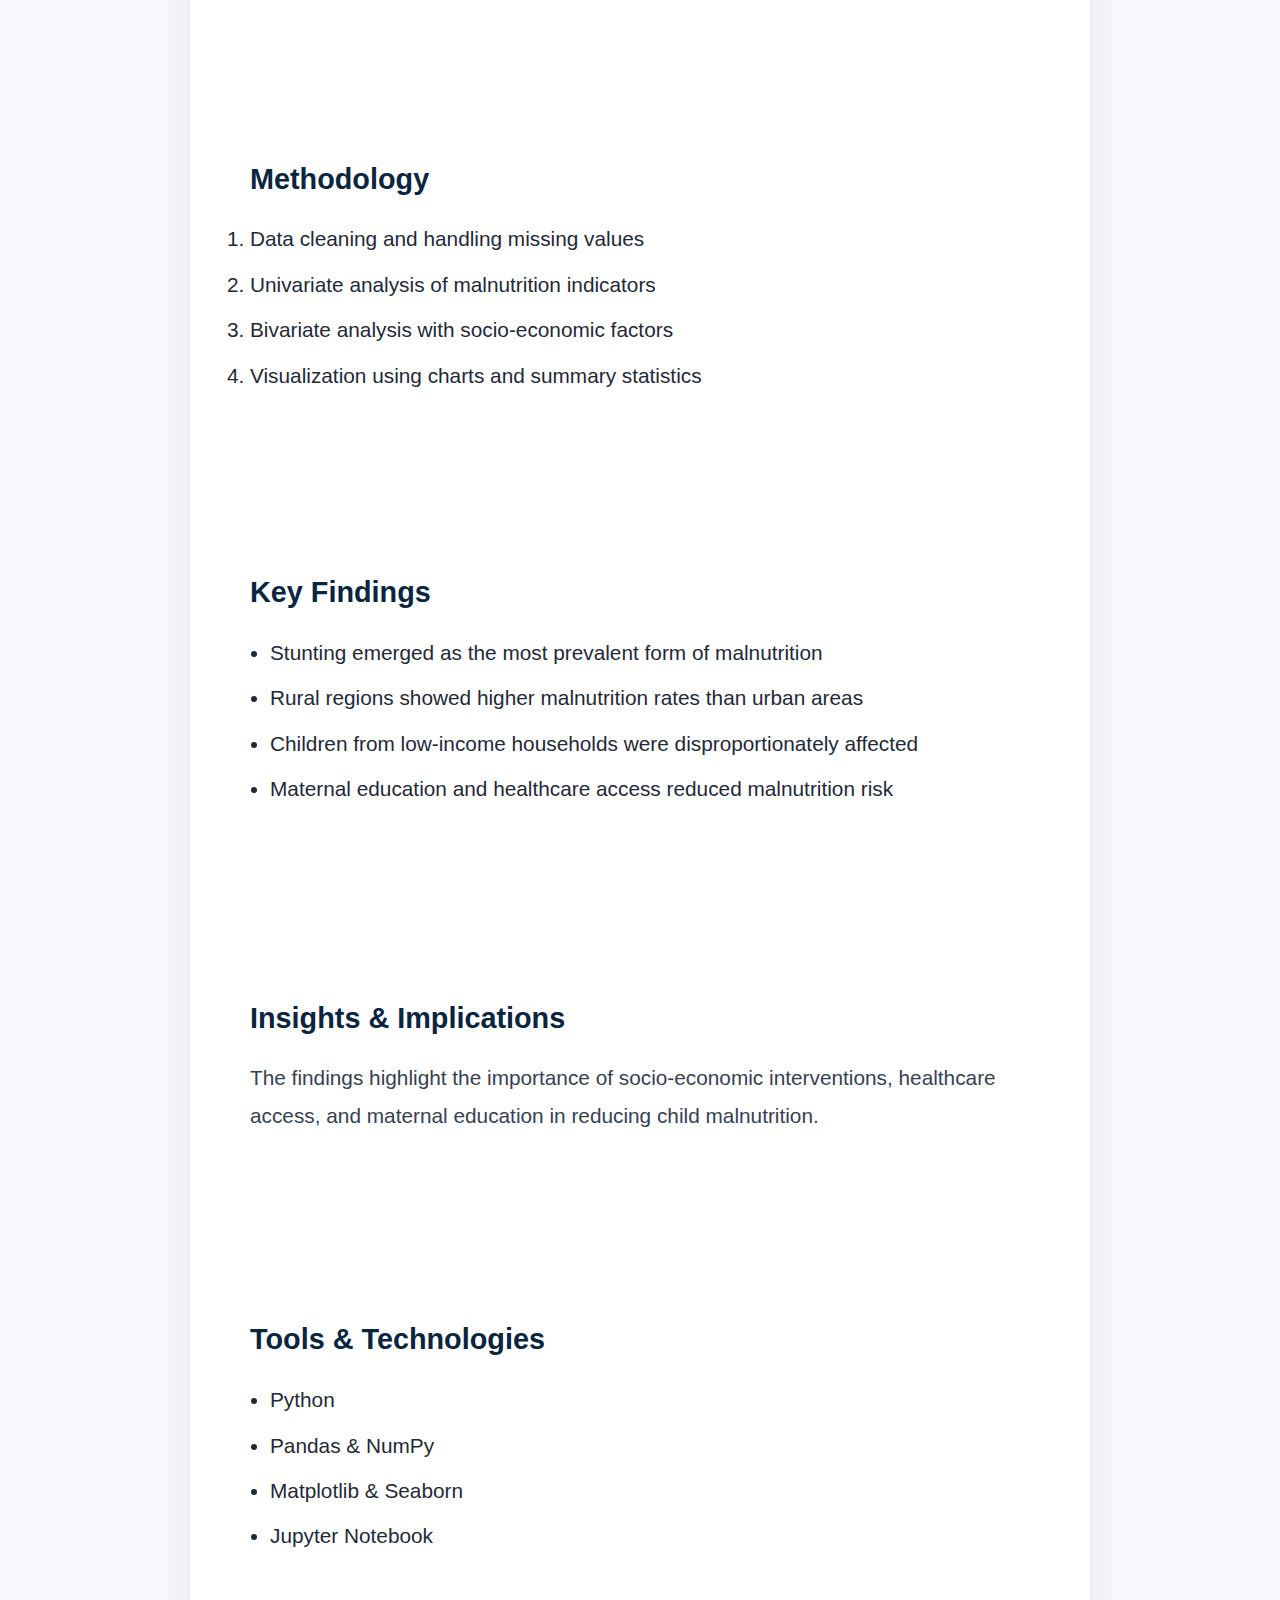
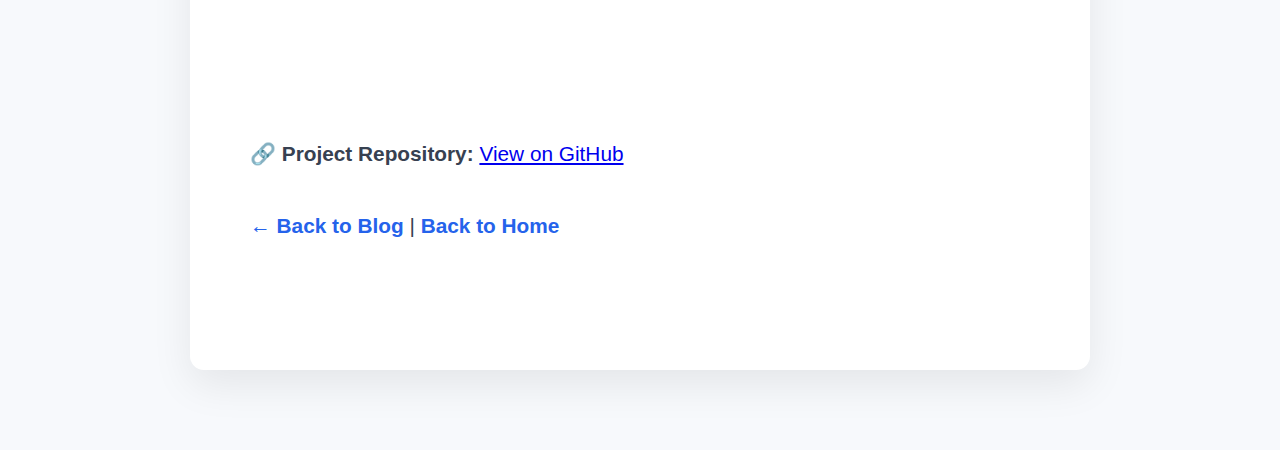
<file: blogs/child-malnutrition.html>
<!DOCTYPE html>
<html lang="en">
<head>
  <meta charset="UTF-8">
  <title>Exploratory Data Analysis on Child Malnutrition</title>
  <meta name="viewport" content="width=device-width, initial-scale=1.0">

  <!-- Main site styles -->
  <link rel="stylesheet" href="../assets/style.css">

  <!-- Font Awesome -->
  <link rel="stylesheet"
        href="https://cdnjs.cloudflare.com/ajax/libs/font-awesome/6.5.1/css/all.min.css">
</head>

<body>

  <!-- TOP NAV LINKS -->
  <div class="article-nav" style="max-width:900px;margin:30px auto 0;padding:0 20px;">
    <a href="../blog.html" class="back-link">← Back to Blog</a> |
    <a href="../index.html" class="back-link">Home</a> |
    <a href="https://github.com/peter-munyalo/CHILD-MALNUTRION"
       target="_blank"
       class="back-link">
      View Project on GitHub →
    </a>
  </div>

  <article class="blog-article">

    <header class="article-header">
      <h1>Exploratory Data Analysis on Child Malnutrition</h1>
      <p class="article-meta">
        EDA · Public Health · Nutrition · Kenya
      </p>
    </header>

    <section>
      <h2>Project Overview</h2>
      <p>
        Child malnutrition remains one of the most critical public health challenges
        in developing countries. This project focuses on exploring child malnutrition
        indicators to understand underlying patterns, risk factors, and disparities.
      </p>

      <p>
        Using real-world health and demographic data, the analysis applies exploratory
        data analysis (EDA) techniques to uncover trends related to nutrition outcomes
        among children under five years.
      </p>
    </section>

    <section>
      <h2>Research Questions</h2>
      <ul>
        <li>What is the prevalence of child malnutrition across different regions?</li>
        <li>How do socio-economic and health factors relate to malnutrition indicators?</li>
        <li>Are there observable trends over time?</li>
      </ul>
    </section>

    <section>
      <h2>Dataset Description</h2>
      <ul>
        <li><strong>Target Indicators:</strong> Stunting, wasting, underweight</li>
        <li><strong>Demographics:</strong> Age, gender, region</li>
        <li><strong>Health Factors:</strong> Immunization, maternal health</li>
        <li><strong>Socio-economic Variables:</strong> Household conditions, access to healthcare</li>
      </ul>
    </section>

    <section>
      <h2>Methodology</h2>
      <ol>
        <li>Data cleaning and handling missing values</li>
        <li>Univariate analysis of malnutrition indicators</li>
        <li>Bivariate analysis with socio-economic factors</li>
        <li>Visualization using charts and summary statistics</li>
      </ol>
    </section>

    <section>
      <h2>Key Findings</h2>
      <ul>
        <li>Stunting emerged as the most prevalent form of malnutrition</li>
        <li>Rural regions showed higher malnutrition rates than urban areas</li>
        <li>Children from low-income households were disproportionately affected</li>
        <li>Maternal education and healthcare access reduced malnutrition risk</li>
      </ul>
    </section>

    <section>
      <h2>Insights & Implications</h2>
      <p>
        The findings highlight the importance of socio-economic interventions,
        healthcare access, and maternal education in reducing child malnutrition.
      </p>
    </section>

    <section>
      <h2>Tools & Technologies</h2>
      <ul>
        <li>Python</li>
        <li>Pandas & NumPy</li>
        <li>Matplotlib & Seaborn</li>
        <li>Jupyter Notebook</li>
      </ul>
    </section>

    <!-- FOOTER ACTIONS -->
    <section class="article-footer" style="margin-top:40px;">
      <p>
        🔗 <strong>Project Repository:</strong>
        <a href="https://github.com/peter-munyalo/CHILD-MALNUTRION" target="_blank">
          View on GitHub
        </a>
      </p>

      <p style="margin-top:20px;">
        <a href="../blog.html" class="blog-link">← Back to Blog</a> |
        <a href="../index.html" class="blog-link">Back to Home</a>
      </p>
    </section>

  </article>

</body>
</html>
</file>
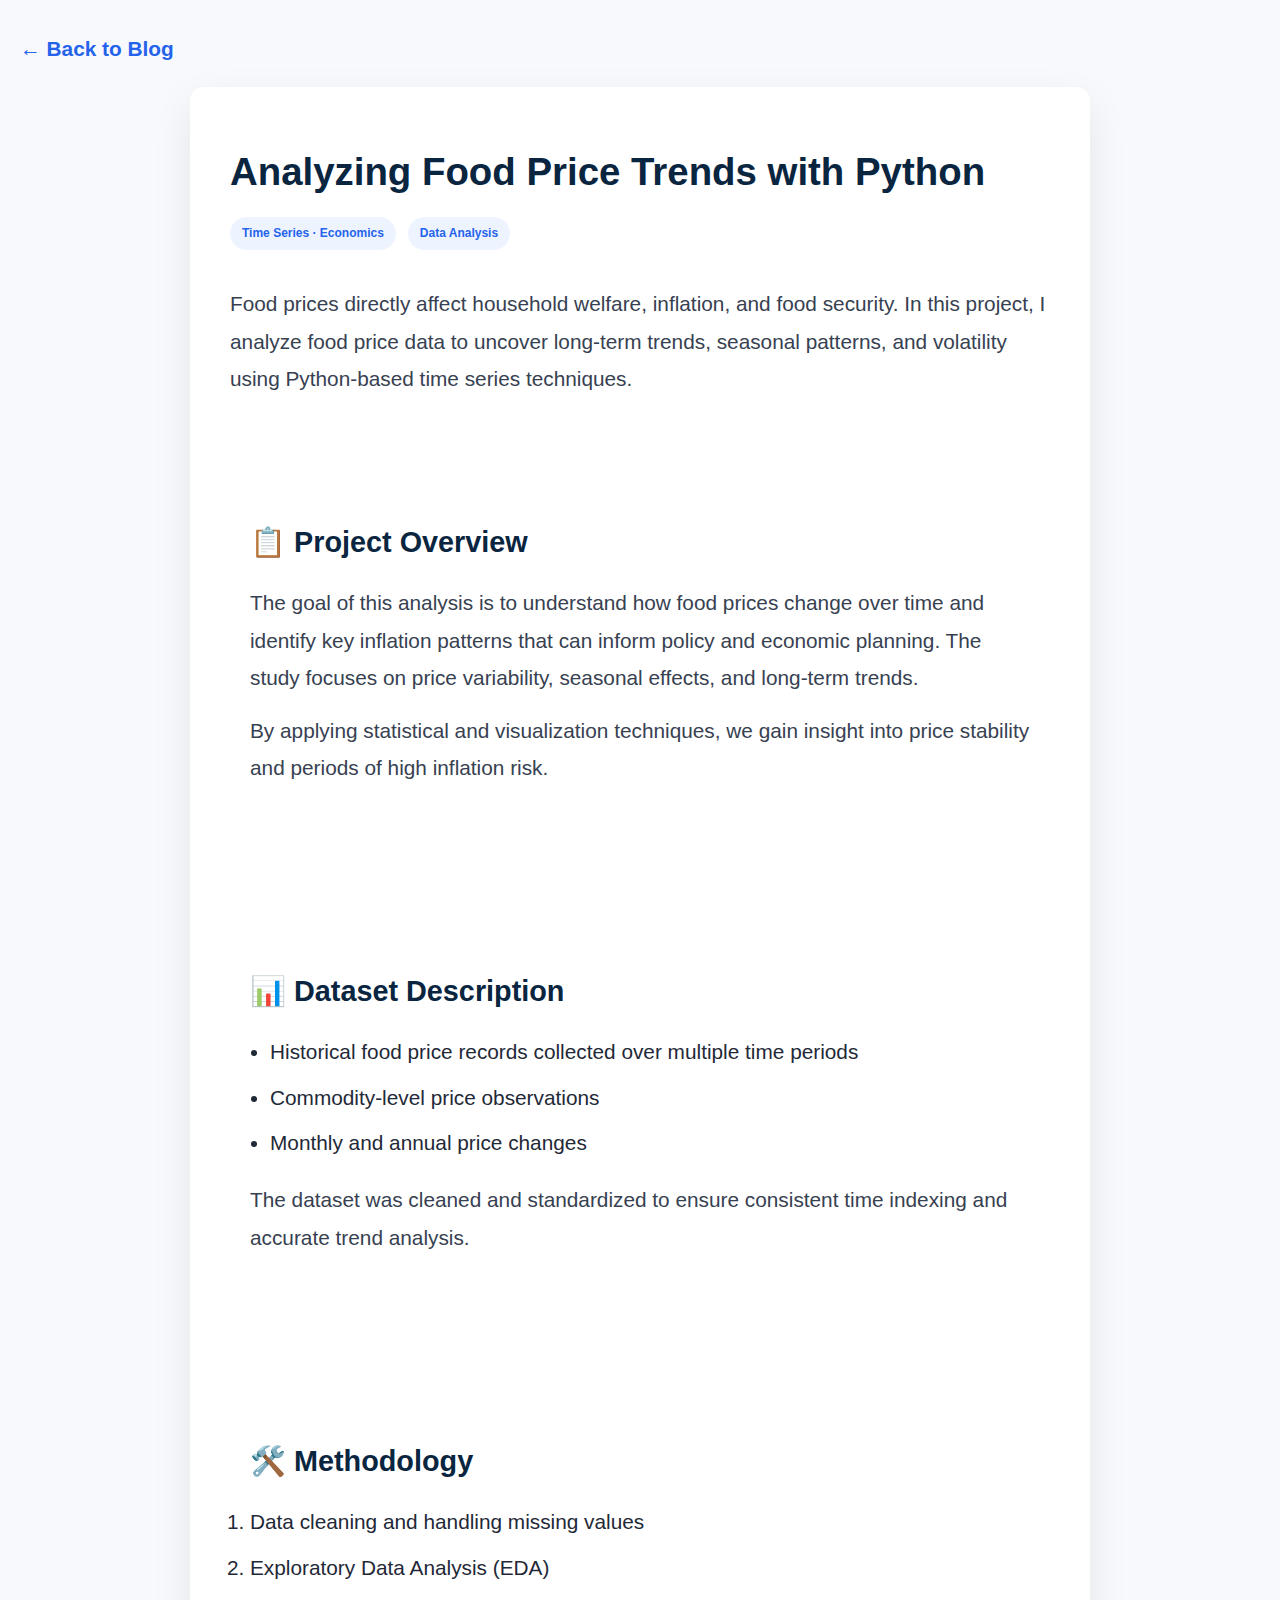
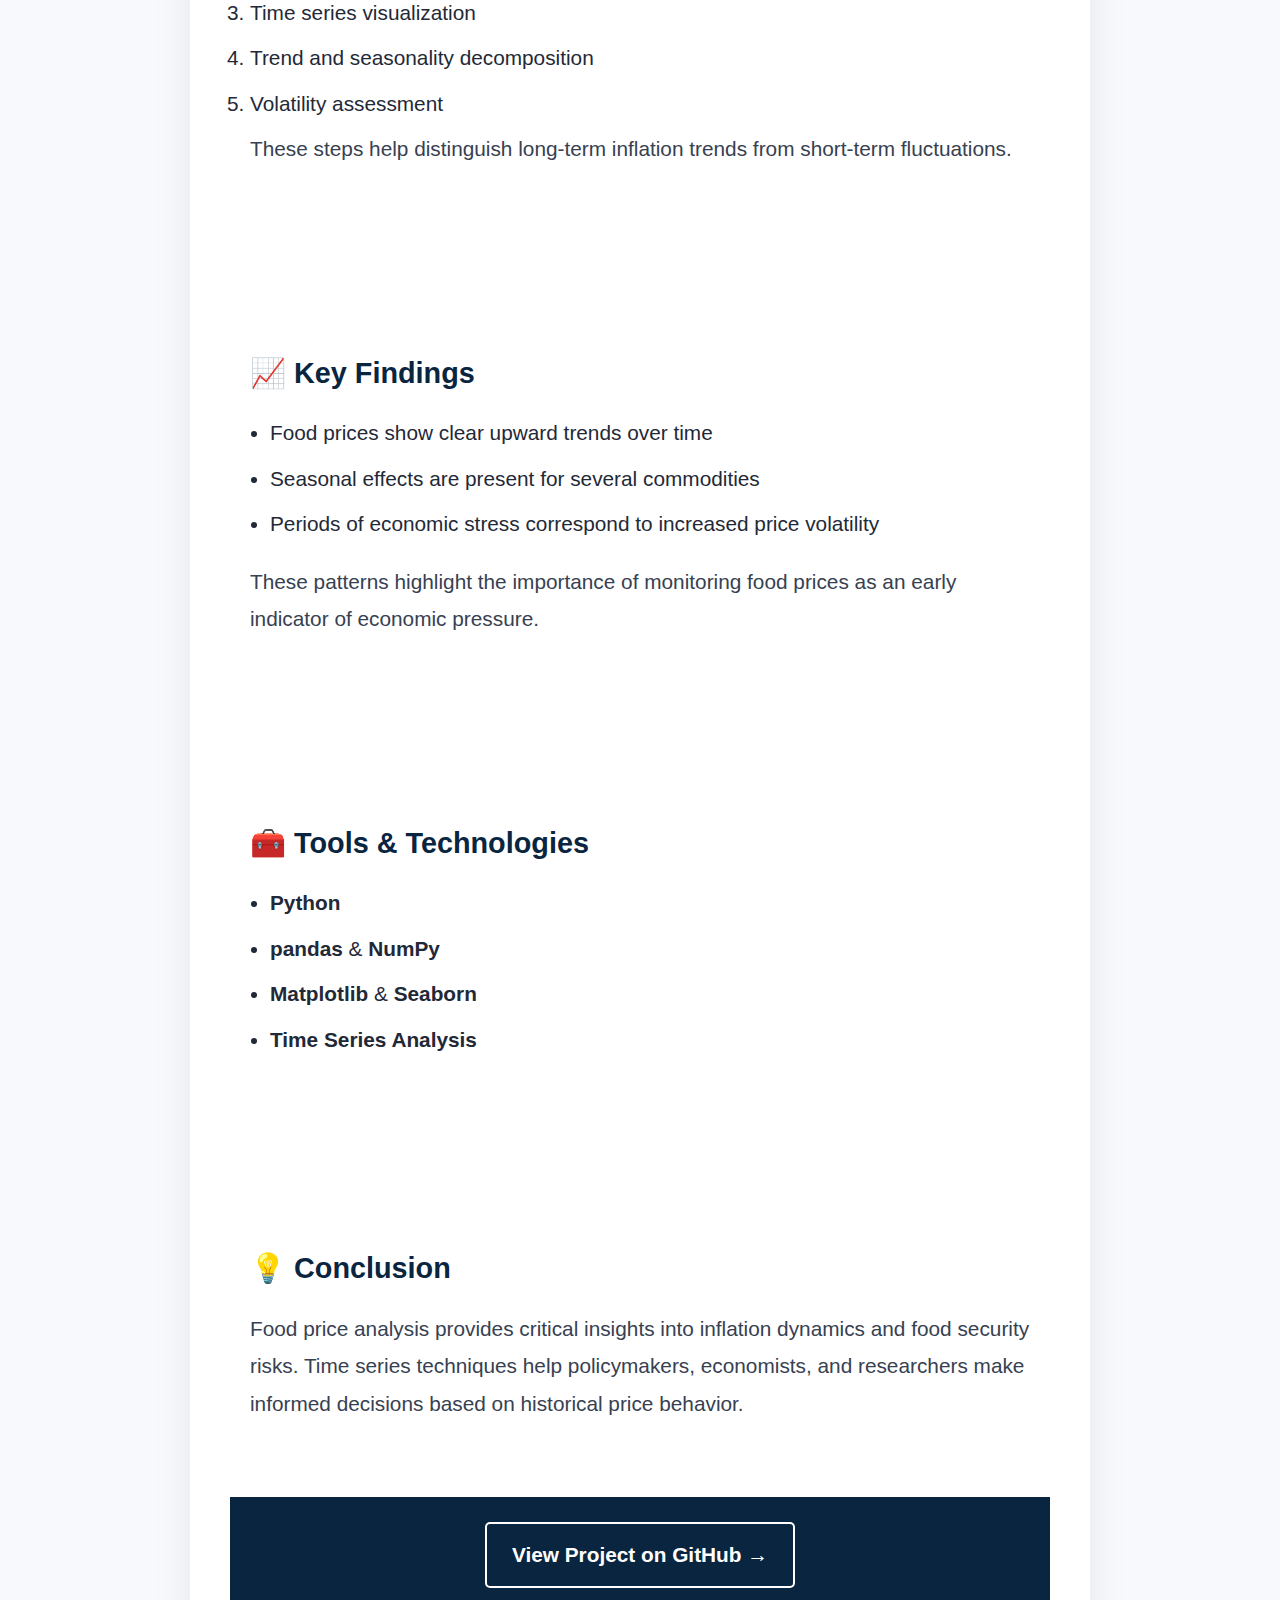
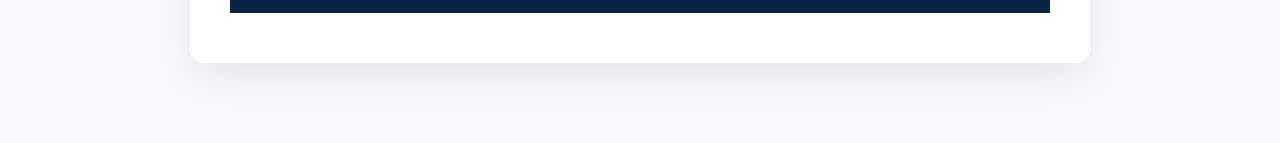
<file: blogs/food-price.html>
<!DOCTYPE html>
<html lang="en">
<head>
  <meta charset="UTF-8">
  <title>Food Price Analysis | Peter Munyalo</title>
  <meta name="viewport" content="width=device-width, initial-scale=1.0">
  <meta name="description"
        content="Analysis of food price trends using time series methods to understand inflation patterns and price volatility.">

  <link rel="stylesheet" href="../assets/style.css">
</head>

<body>

  <!-- Back link -->
  <a href="../blog.html" class="back-link">← Back to Blog</a>

  <article class="blog-article">

    <header class="article-header">
      <h1>Analyzing Food Price Trends with Python</h1>

      <div class="article-meta">
        <span class="blog-tag">Time Series · Economics</span>
        <span class="blog-tag">Data Analysis</span>
      </div>

      <p class="article-intro">
        Food prices directly affect household welfare, inflation, and food security.
        In this project, I analyze food price data to uncover long‑term trends,
        seasonal patterns, and volatility using Python‑based time series techniques.
      </p>
    </header>

    <section>
      <h2>📋 Project Overview</h2>
      <p>
        The goal of this analysis is to understand how food prices change over time
        and identify key inflation patterns that can inform policy and economic planning.
        The study focuses on price variability, seasonal effects, and long‑term trends.
      </p>

      <p>
        By applying statistical and visualization techniques, we gain insight into
        price stability and periods of high inflation risk.
      </p>
    </section>

    <section>
      <h2>📊 Dataset Description</h2>
      <ul>
        <li>Historical food price records collected over multiple time periods</li>
        <li>Commodity‑level price observations</li>
        <li>Monthly and annual price changes</li>
      </ul>

      <p>
        The dataset was cleaned and standardized to ensure consistent time indexing
        and accurate trend analysis.
      </p>
    </section>

    <section>
      <h2>🛠️ Methodology</h2>
      <ol>
        <li>Data cleaning and handling missing values</li>
        <li>Exploratory Data Analysis (EDA)</li>
        <li>Time series visualization</li>
        <li>Trend and seasonality decomposition</li>
        <li>Volatility assessment</li>
      </ol>

      <p>
        These steps help distinguish long‑term inflation trends from short‑term
        fluctuations.
      </p>
    </section>

    <section>
      <h2>📈 Key Findings</h2>
      <ul>
        <li>Food prices show clear upward trends over time</li>
        <li>Seasonal effects are present for several commodities</li>
        <li>Periods of economic stress correspond to increased price volatility</li>
      </ul>

      <p>
        These patterns highlight the importance of monitoring food prices as an
        early indicator of economic pressure.
      </p>
    </section>

    <section>
      <h2>🧰 Tools & Technologies</h2>
      <ul>
        <li><strong>Python</strong></li>
        <li><strong>pandas</strong> & <strong>NumPy</strong></li>
        <li><strong>Matplotlib</strong> & <strong>Seaborn</strong></li>
        <li><strong>Time Series Analysis</strong></li>
      </ul>
    </section>

    <section>
      <h2>💡 Conclusion</h2>
      <p>
        Food price analysis provides critical insights into inflation dynamics
        and food security risks. Time series techniques help policymakers,
        economists, and researchers make informed decisions based on historical
        price behavior.
      </p>
    </section>

    <footer class="article-footer">
      <a href="https://github.com/peter-munyalo/FOOD-PRICE"
         target="_blank"
         class="btn secondary">
        View Project on GitHub →
      </a>
    </footer>

  </article>

</body>
</html>
</file>
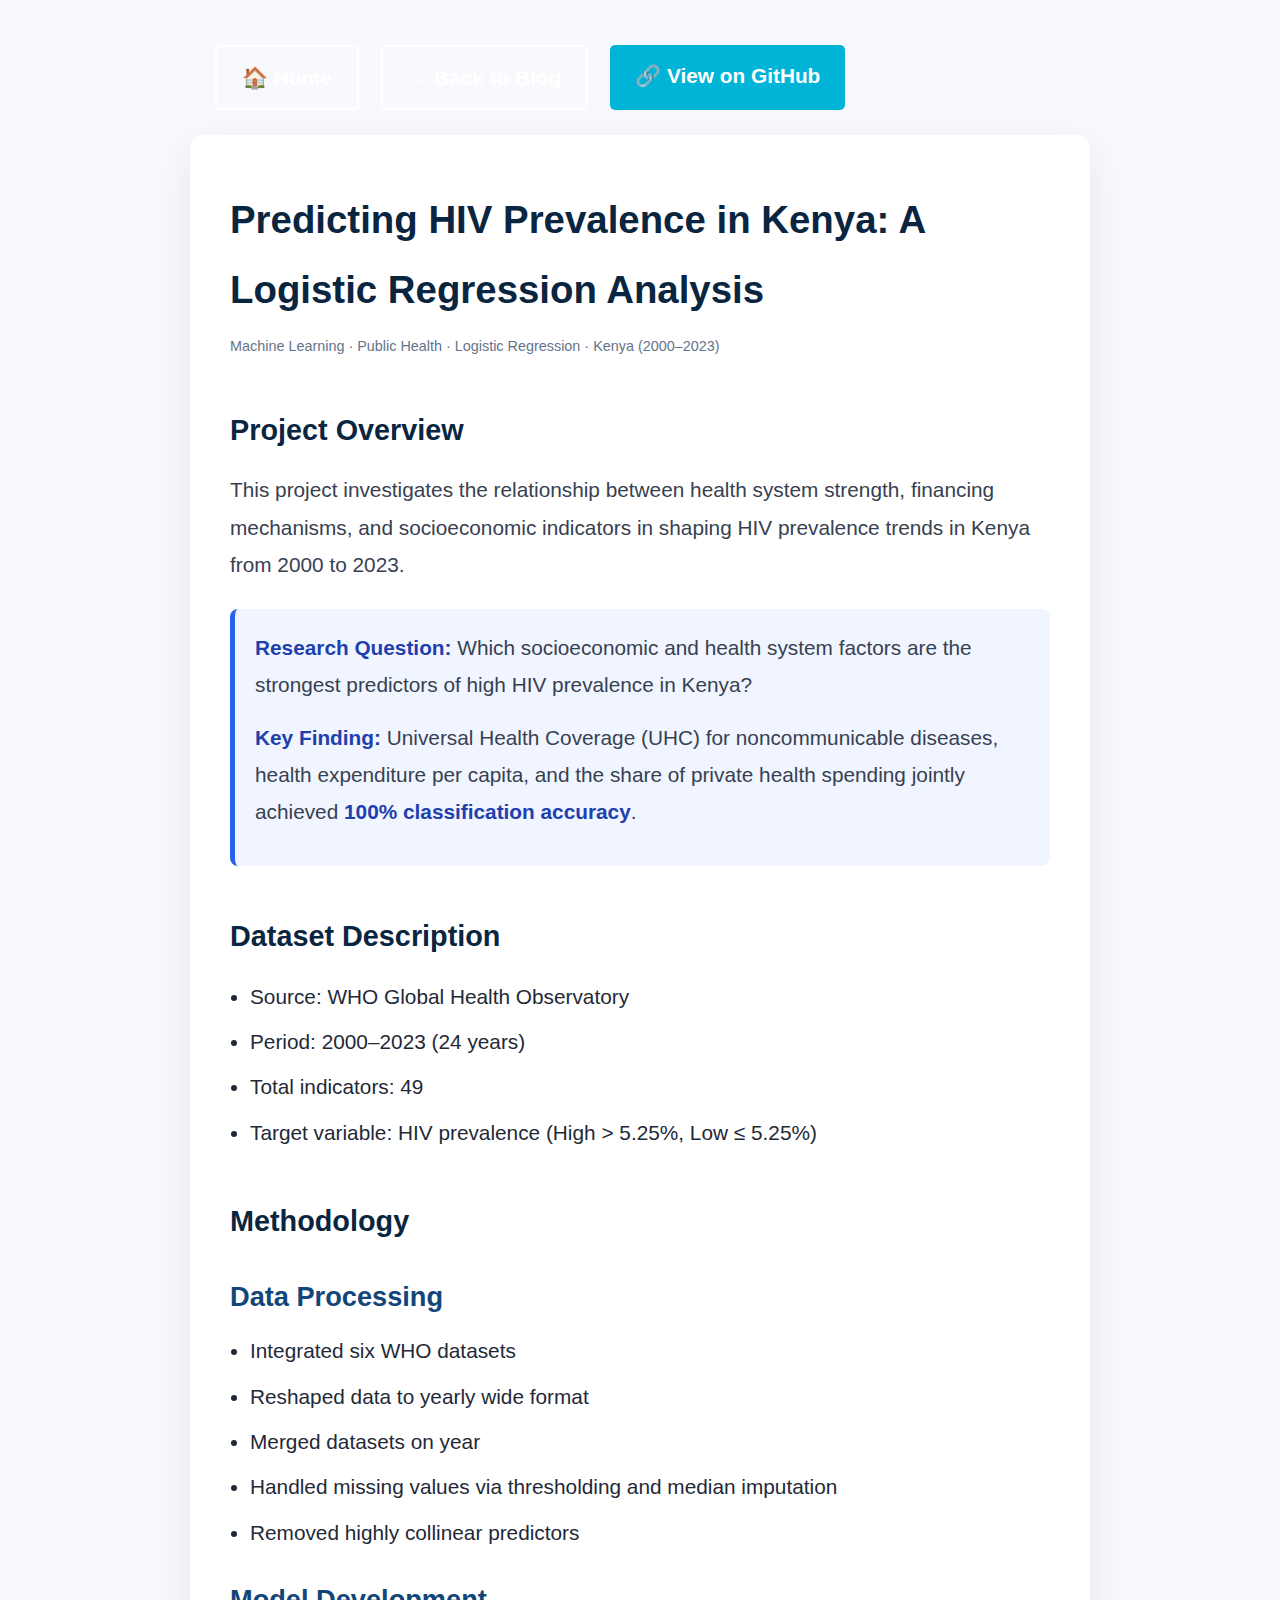
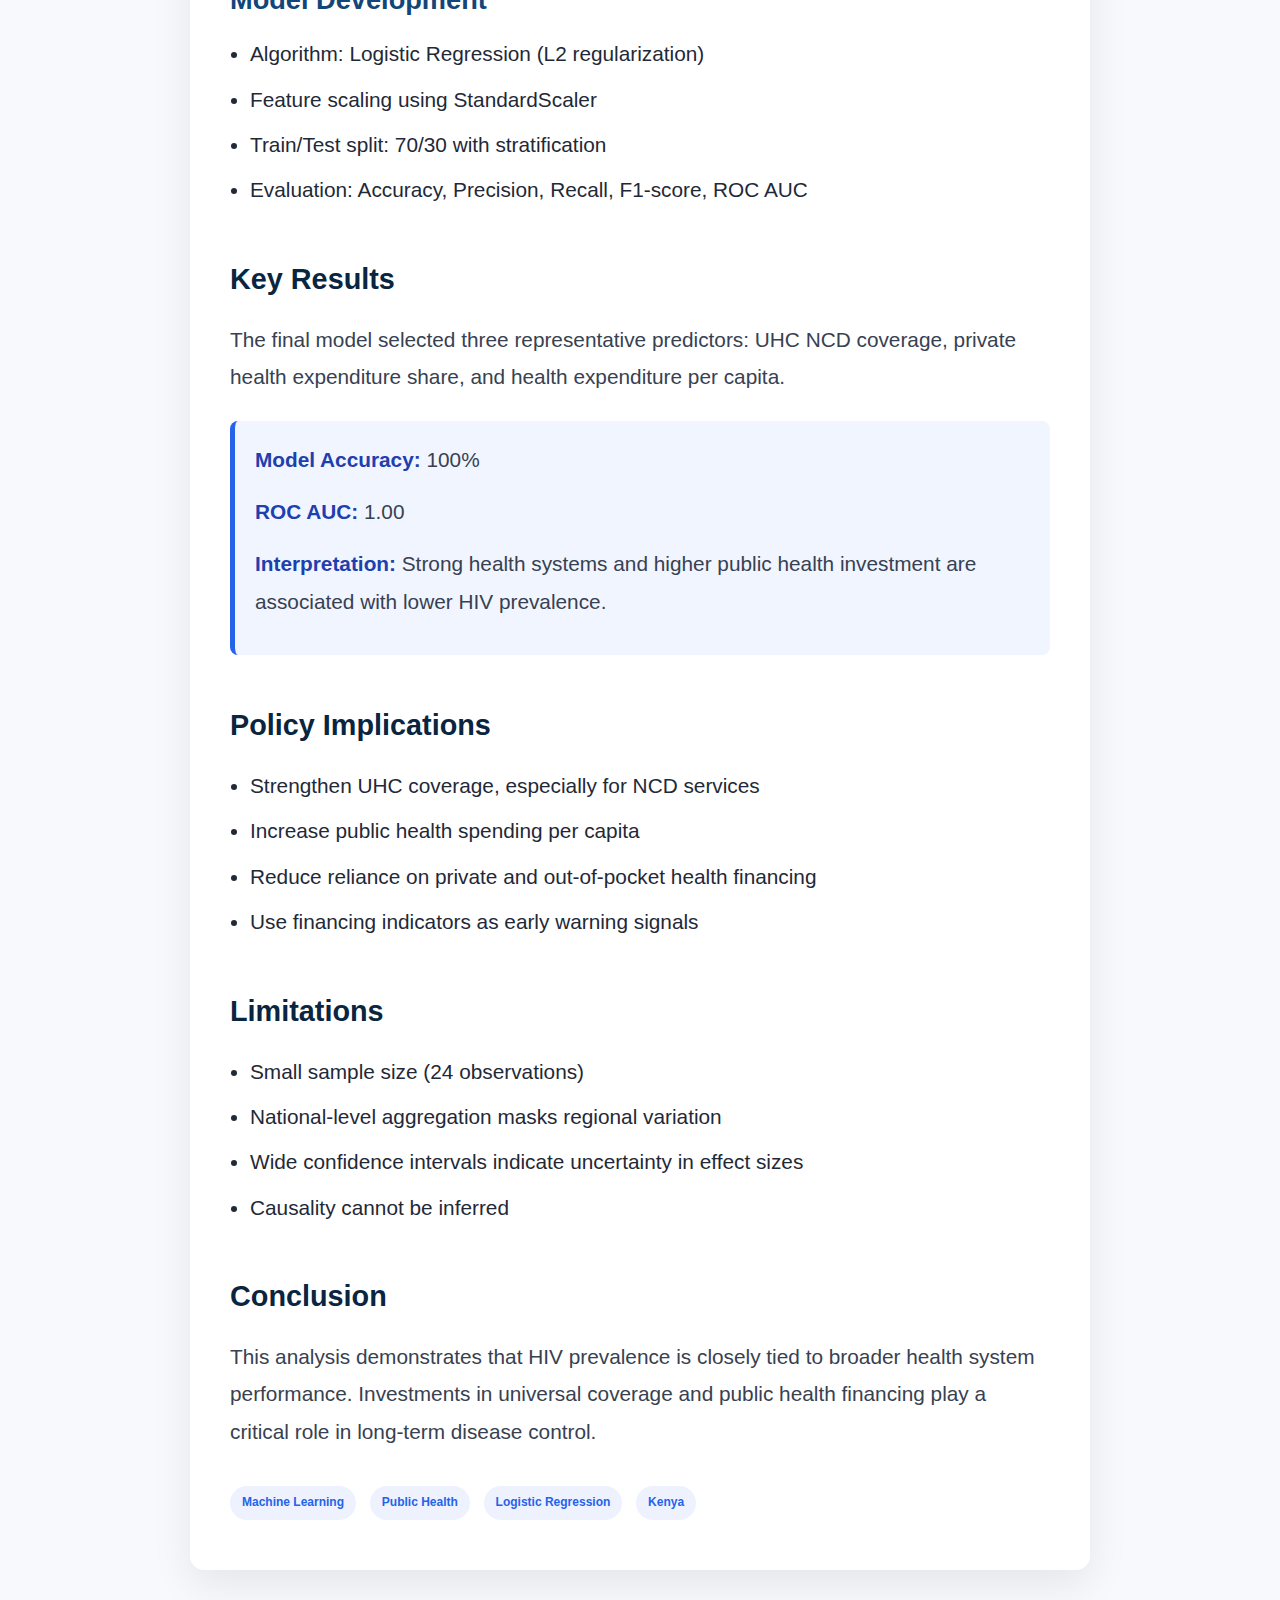
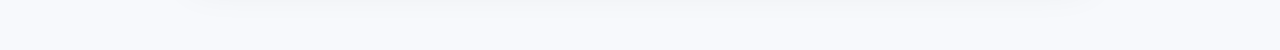
<file: blogs/hiv-prevalence.html>
<!DOCTYPE html>
<html lang="en">
<head>
  <meta charset="UTF-8" />
  <meta name="viewport" content="width=device-width, initial-scale=1.0" />
  <title>Predicting HIV Prevalence in Kenya</title>

  <!-- Main site styles -->
  <link rel="stylesheet" href="../assets/style.css" />
</head>

<body>

<!-- TOP NAV ACTIONS -->
<div class="article-actions" style="max-width:900px;margin:40px auto 0;padding:0 20px;display:flex;gap:12px;flex-wrap:wrap;">
  <a href="../index.html" class="btn secondary">🏠 Home</a>
  <a href="../blog.html" class="btn secondary">← Back to Blog</a>
  <a href="https://github.com/YOUR-GITHUB-USERNAME/YOUR-REPO" 
     target="_blank" 
     class="btn primary">
     🔗 View on GitHub
  </a>
</div>

<article class="blog-article">

  <h1>
    Predicting HIV Prevalence in Kenya: A Logistic Regression Analysis
  </h1>

  <div class="article-meta">
    Machine Learning · Public Health · Logistic Regression · Kenya (2000–2023)
  </div>

  <h2>Project Overview</h2>

  <p>
    This project investigates the relationship between health system strength,
    financing mechanisms, and socioeconomic indicators in shaping HIV prevalence
    trends in Kenya from 2000 to 2023.
  </p>

  <div class="highlight-box">
    <p><strong>Research Question:</strong> Which socioeconomic and health system factors are the strongest predictors of high HIV prevalence in Kenya?</p>
    <p><strong>Key Finding:</strong> Universal Health Coverage (UHC) for noncommunicable diseases, health expenditure per capita, and the share of private health spending jointly achieved <strong>100% classification accuracy</strong>.</p>
  </div>

  <h2>Dataset Description</h2>

  <ul>
    <li>Source: WHO Global Health Observatory</li>
    <li>Period: 2000–2023 (24 years)</li>
    <li>Total indicators: 49</li>
    <li>Target variable: HIV prevalence (High &gt; 5.25%, Low ≤ 5.25%)</li>
  </ul>

  <h2>Methodology</h2>

  <h3>Data Processing</h3>
  <ul>
    <li>Integrated six WHO datasets</li>
    <li>Reshaped data to yearly wide format</li>
    <li>Merged datasets on year</li>
    <li>Handled missing values via thresholding and median imputation</li>
    <li>Removed highly collinear predictors</li>
  </ul>

  <h3>Model Development</h3>
  <ul>
    <li>Algorithm: Logistic Regression (L2 regularization)</li>
    <li>Feature scaling using StandardScaler</li>
    <li>Train/Test split: 70/30 with stratification</li>
    <li>Evaluation: Accuracy, Precision, Recall, F1-score, ROC AUC</li>
  </ul>

  <h2>Key Results</h2>

  <p>
    The final model selected three representative predictors:
    UHC NCD coverage, private health expenditure share, and health expenditure per capita.
  </p>

  <div class="highlight-box">
    <p><strong>Model Accuracy:</strong> 100%</p>
    <p><strong>ROC AUC:</strong> 1.00</p>
    <p><strong>Interpretation:</strong> Strong health systems and higher public health investment are associated with lower HIV prevalence.</p>
  </div>

  <h2>Policy Implications</h2>

  <ul>
    <li>Strengthen UHC coverage, especially for NCD services</li>
    <li>Increase public health spending per capita</li>
    <li>Reduce reliance on private and out-of-pocket health financing</li>
    <li>Use financing indicators as early warning signals</li>
  </ul>

  <h2>Limitations</h2>

  <ul>
    <li>Small sample size (24 observations)</li>
    <li>National-level aggregation masks regional variation</li>
    <li>Wide confidence intervals indicate uncertainty in effect sizes</li>
    <li>Causality cannot be inferred</li>
  </ul>

  <h2>Conclusion</h2>

  <p>
    This analysis demonstrates that HIV prevalence is closely tied to broader
    health system performance. Investments in universal coverage and public health
    financing play a critical role in long-term disease control.
  </p>

  <div class="tag-row">
    <span class="tag">Machine Learning</span>
    <span class="tag">Public Health</span>
    <span class="tag">Logistic Regression</span>
    <span class="tag">Kenya</span>
  </div>

</article>

</body>
</html>
</file>
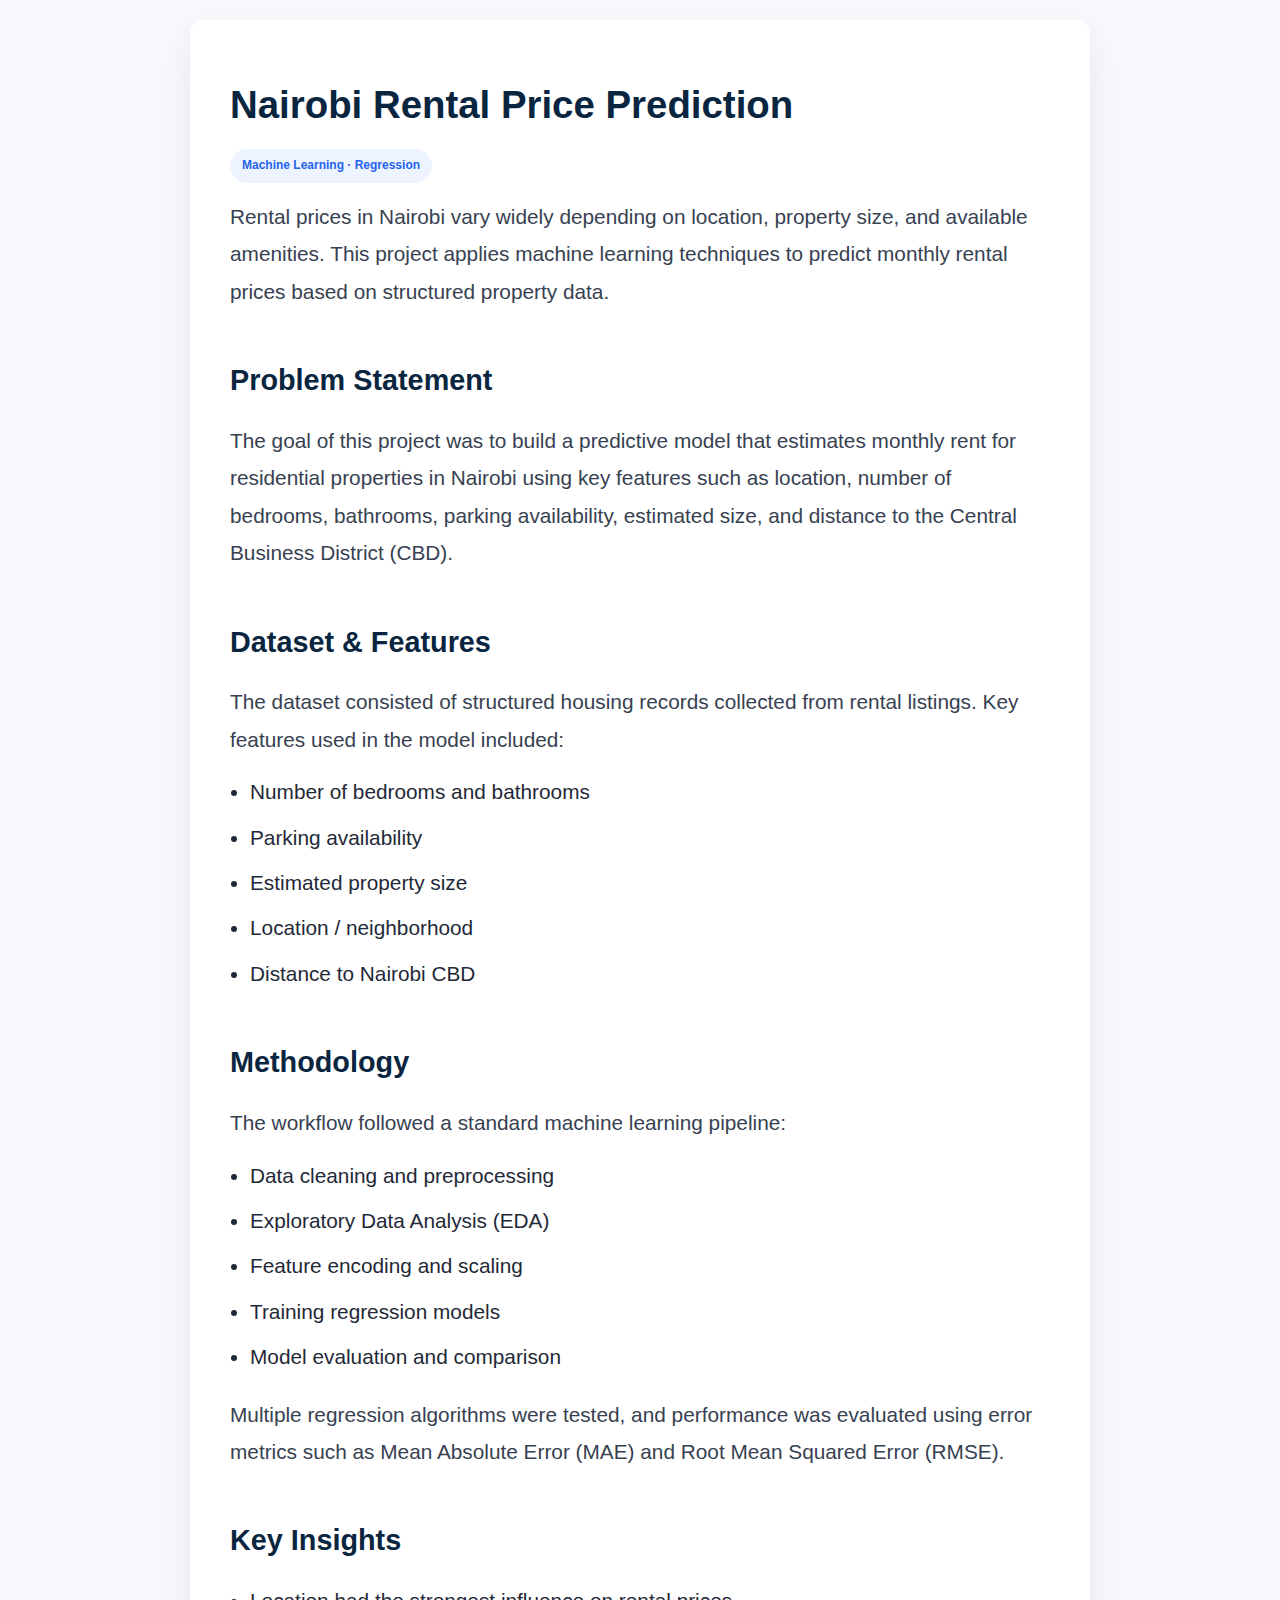
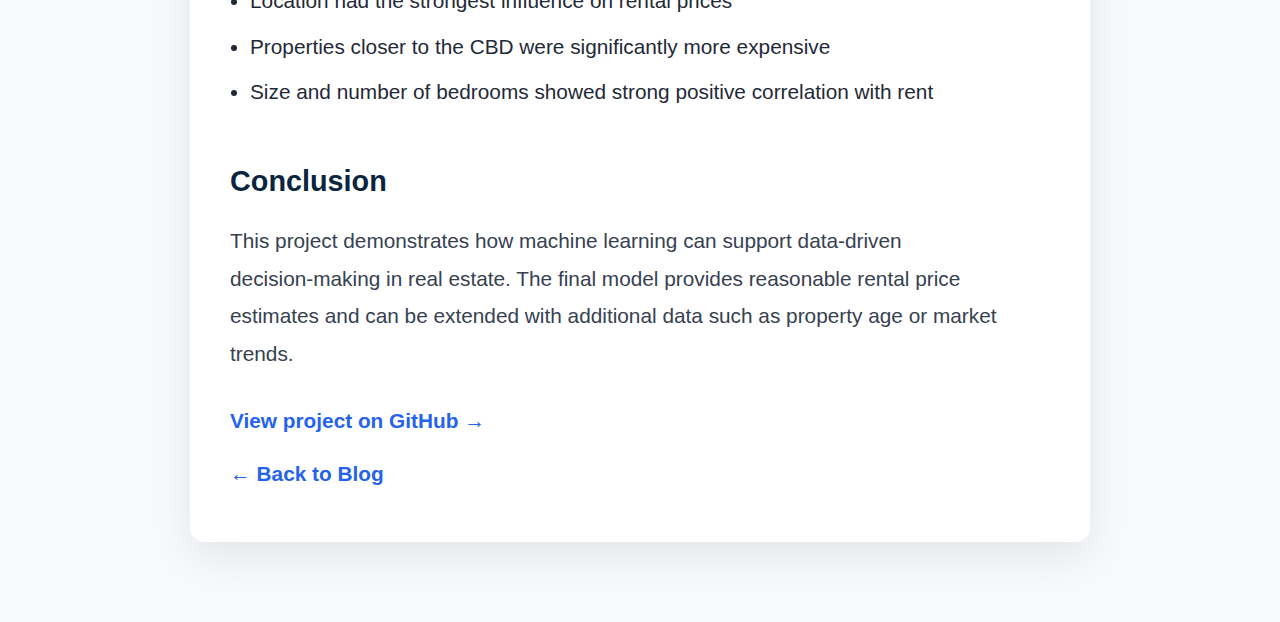
<file: blogs/nairobi-rent.html>
<!DOCTYPE html>
<html lang="en">
<head>
  <meta charset="UTF-8">
  <title>Nairobi Rental Price Prediction | Blog</title>
  <meta name="viewport" content="width=device-width, initial-scale=1.0">
  <meta name="description"
        content="Machine learning project to predict rental prices in Nairobi using property features and regression models.">
  <link rel="stylesheet" href="../assets/style.css">
</head>

<body>

<section class="blog-article">

  <h1>Nairobi Rental Price Prediction</h1>

  <p class="article-meta">
    <span class="blog-tag">Machine Learning · Regression</span>
  </p>

  <p class="article-intro">
    Rental prices in Nairobi vary widely depending on location, property size,
    and available amenities. This project applies machine learning techniques
    to predict monthly rental prices based on structured property data.
  </p>

  <h2>Problem Statement</h2>
  <p>
    The goal of this project was to build a predictive model that estimates
    monthly rent for residential properties in Nairobi using key features such
    as location, number of bedrooms, bathrooms, parking availability, estimated
    size, and distance to the Central Business District (CBD).
  </p>

  <h2>Dataset & Features</h2>
  <p>
    The dataset consisted of structured housing records collected from rental
    listings. Key features used in the model included:
  </p>

  <ul>
    <li>Number of bedrooms and bathrooms</li>
    <li>Parking availability</li>
    <li>Estimated property size</li>
    <li>Location / neighborhood</li>
    <li>Distance to Nairobi CBD</li>
  </ul>

  <h2>Methodology</h2>
  <p>
    The workflow followed a standard machine learning pipeline:
  </p>

  <ul>
    <li>Data cleaning and preprocessing</li>
    <li>Exploratory Data Analysis (EDA)</li>
    <li>Feature encoding and scaling</li>
    <li>Training regression models</li>
    <li>Model evaluation and comparison</li>
  </ul>

  <p>
    Multiple regression algorithms were tested, and performance was evaluated
    using error metrics such as Mean Absolute Error (MAE) and Root Mean Squared
    Error (RMSE).
  </p>

  <h2>Key Insights</h2>
  <ul>
    <li>Location had the strongest influence on rental prices</li>
    <li>Properties closer to the CBD were significantly more expensive</li>
    <li>Size and number of bedrooms showed strong positive correlation with rent</li>
  </ul>

  <h2>Conclusion</h2>
  <p>
    This project demonstrates how machine learning can support data‑driven
    decision‑making in real estate. The final model provides reasonable rental
    price estimates and can be extended with additional data such as property
    age or market trends.
  </p>

  <div class="article-links">
    <a href="https://github.com/peter-munyalo/nairobi_rent" target="_blank" class="blog-link">
      View project on GitHub →
    </a>
  </div>

  <div class="blog-more">
    <a href="../blog.html" class="blog-link">
      ← Back to Blog
    </a>
  </div>

</section>

</body>
</html>
</file>
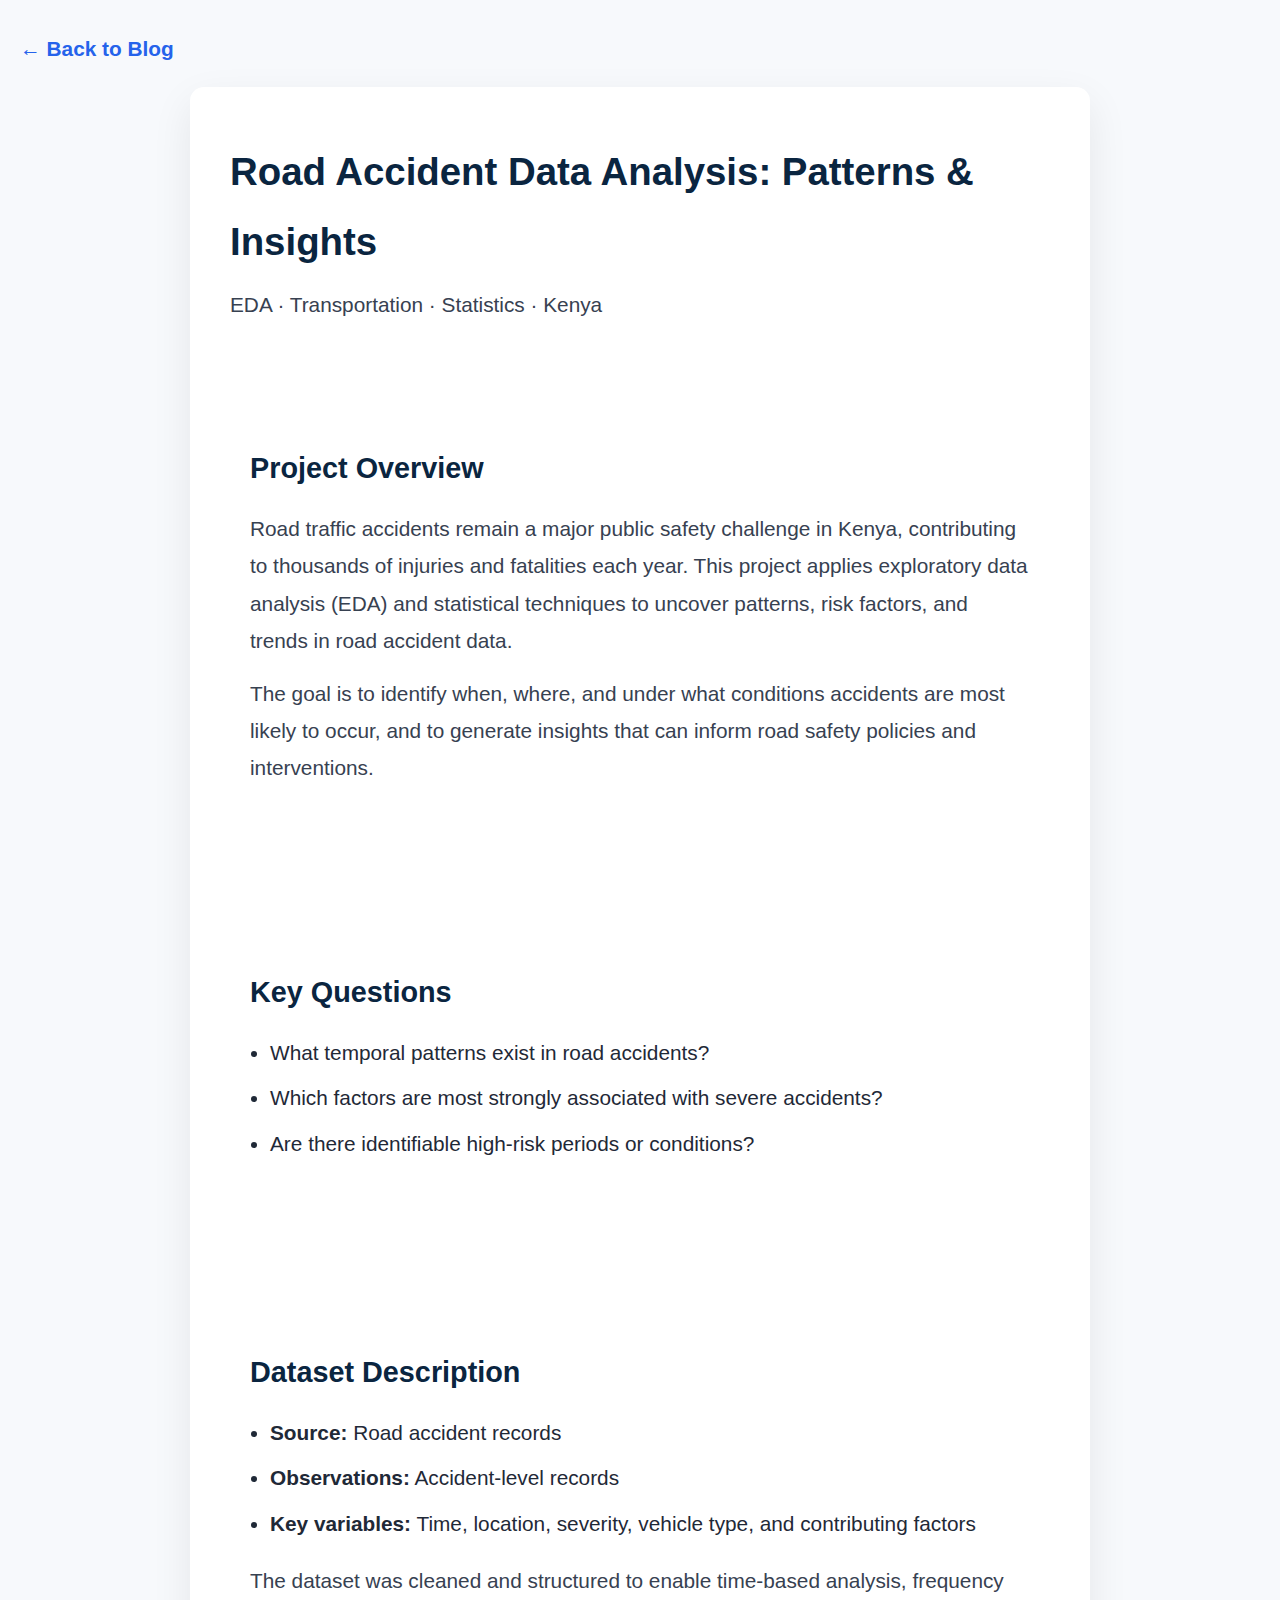
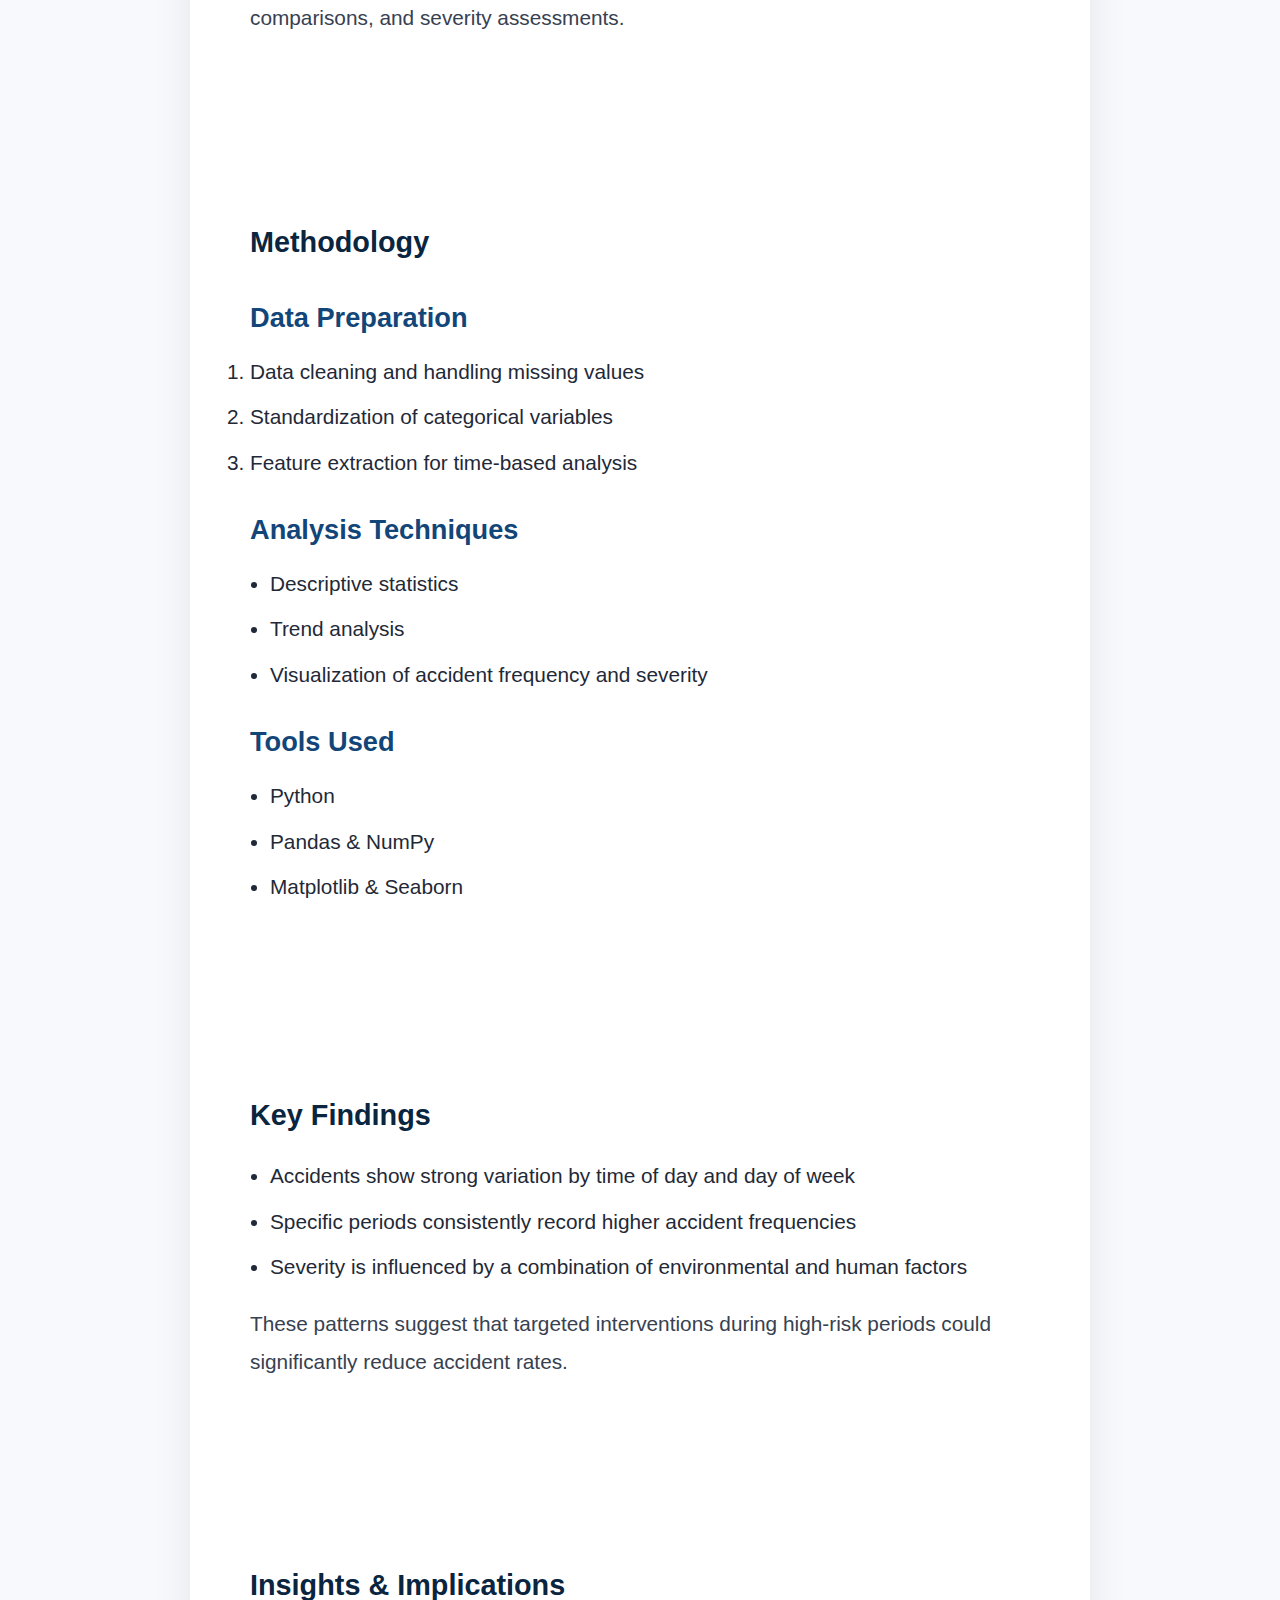
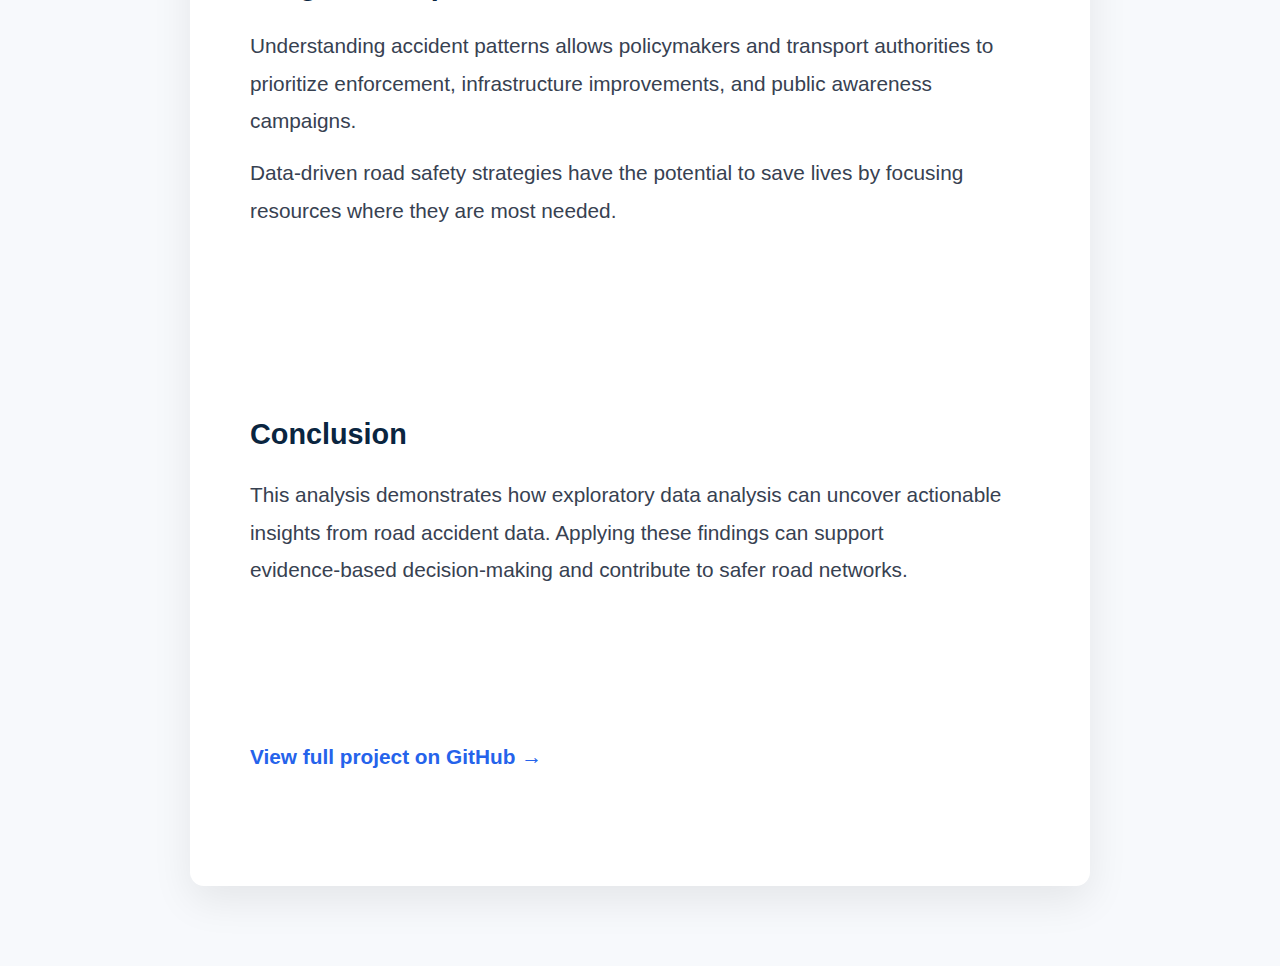
<file: blogs/road-accidents.html>
<!DOCTYPE html>
<html lang="en">
<head>
  <meta charset="UTF-8">
  <title>Road Accident Data Analysis | Peter Munyalo</title>
  <meta name="viewport" content="width=device-width, initial-scale=1.0">

  <!-- Main site styles -->
  <link rel="stylesheet" href="../assets/style.css">

  <!-- Optional: clean reading font -->
  <link href="https://fonts.googleapis.com/css2?family=Inter:wght@400;600;700&display=swap" rel="stylesheet">
</head>

<body>

  <!-- Back link -->
  <a href="../blog.html" class="back-link">← Back to Blog</a>

  <article class="blog-article">

    <header class="blog-header">
      <h1>Road Accident Data Analysis: Patterns & Insights</h1>

      <p class="blog-meta">
        EDA · Transportation · Statistics · Kenya
      </p>
    </header>

    <!-- ===================== -->
    <!-- Project Overview -->
    <!-- ===================== -->
    <section>
      <h2>Project Overview</h2>
      <p>
        Road traffic accidents remain a major public safety challenge in Kenya,
        contributing to thousands of injuries and fatalities each year.
        This project applies exploratory data analysis (EDA) and statistical
        techniques to uncover patterns, risk factors, and trends in road accident data.
      </p>

      <p>
        The goal is to identify when, where, and under what conditions accidents
        are most likely to occur, and to generate insights that can inform
        road safety policies and interventions.
      </p>
    </section>

    <!-- ===================== -->
    <!-- Research Questions -->
    <!-- ===================== -->
    <section>
      <h2>Key Questions</h2>
      <ul>
        <li>What temporal patterns exist in road accidents?</li>
        <li>Which factors are most strongly associated with severe accidents?</li>
        <li>Are there identifiable high‑risk periods or conditions?</li>
      </ul>
    </section>

    <!-- ===================== -->
    <!-- Dataset -->
    <!-- ===================== -->
    <section>
      <h2>Dataset Description</h2>
      <ul>
        <li><strong>Source:</strong> Road accident records</li>
        <li><strong>Observations:</strong> Accident-level records</li>
        <li><strong>Key variables:</strong> Time, location, severity, vehicle type, and contributing factors</li>
      </ul>

      <p>
        The dataset was cleaned and structured to enable time‑based analysis,
        frequency comparisons, and severity assessments.
      </p>
    </section>

    <!-- ===================== -->
    <!-- Methodology -->
    <!-- ===================== -->
    <section>
      <h2>Methodology</h2>

      <h3>Data Preparation</h3>
      <ol>
        <li>Data cleaning and handling missing values</li>
        <li>Standardization of categorical variables</li>
        <li>Feature extraction for time‑based analysis</li>
      </ol>

      <h3>Analysis Techniques</h3>
      <ul>
        <li>Descriptive statistics</li>
        <li>Trend analysis</li>
        <li>Visualization of accident frequency and severity</li>
      </ul>

      <h3>Tools Used</h3>
      <ul>
        <li>Python</li>
        <li>Pandas & NumPy</li>
        <li>Matplotlib & Seaborn</li>
      </ul>
    </section>

    <!-- ===================== -->
    <!-- Key Findings -->
    <!-- ===================== -->
    <section>
      <h2>Key Findings</h2>
      <ul>
        <li>Accidents show strong variation by time of day and day of week</li>
        <li>Specific periods consistently record higher accident frequencies</li>
        <li>Severity is influenced by a combination of environmental and human factors</li>
      </ul>

      <p>
        These patterns suggest that targeted interventions during high‑risk
        periods could significantly reduce accident rates.
      </p>
    </section>

    <!-- ===================== -->
    <!-- Insights -->
    <!-- ===================== -->
    <section>
      <h2>Insights & Implications</h2>
      <p>
        Understanding accident patterns allows policymakers and transport
        authorities to prioritize enforcement, infrastructure improvements,
        and public awareness campaigns.
      </p>

      <p>
        Data‑driven road safety strategies have the potential to save lives
        by focusing resources where they are most needed.
      </p>
    </section>

    <!-- ===================== -->
    <!-- Conclusion -->
    <!-- ===================== -->
    <section>
      <h2>Conclusion</h2>
      <p>
        This analysis demonstrates how exploratory data analysis can uncover
        actionable insights from road accident data.
        Applying these findings can support evidence‑based decision‑making
        and contribute to safer road networks.
      </p>
    </section>

    <!-- ===================== -->
    <!-- Project Link -->
    <!-- ===================== -->
    <section class="blog-footer">
      <a href="https://github.com/peter-munyalo/ROAD-ACCIDENTS-PROJECT"
         target="_blank"
         class="blog-link">
        View full project on GitHub →
      </a>
    </section>

  </article>

</body>
</html>
</file>
<file: assets/style.css>
* {
    box-sizing: border-box;
    margin: 0;
    padding: 0;
}

body {
    font-family: "Segoe UI", Tahoma, sans-serif;
    line-height: 1.9;
    background-color: #eee9e9;
    color: #f8f9f6;
}

.hero {
  background: linear-gradient(135deg, #0a2540, #163a5f);
  padding: 150px 20px;
}

.hero-container {
  max-width: 1100px;
  margin: auto;
  display: flex;
  align-items: center;
  justify-content: space-between;
  gap: 50px;
}

.hero-text {
  max-width: 600px;
}

.hero-image img {
  width: 260px;
  height: 260px;          /* KEY FIX: prevents oval */
  object-fit: cover;     /* keeps face centered */
  border-radius: 50%;
  border: 4px solid #00b4d8;
}

.hero-buttons {
  margin-top: 20px;
  display: flex;
  gap: 15px;
}

/* Mobile */
@media (max-width: 768px) {
  .hero-container {
    flex-direction: column;
    text-align: center;
  }

  .hero-image img {
    width: 170px;
    height: 170px;
    margin-top: 20px;
  }

  .hero-buttons {
    justify-content: center;
  }
}


/* SOCIAL LINKS */
.social-links {
    margin: 20px 0;
}

.social-links a {
    color: white;
    font-size: 1.8rem;
    margin-right: 15px;
    transition: color 0.3s ease, transform 0.3s ease;
}

.social-links a:hover {
    color: #00b4d8;
    transform: translateY(-3px);
}


/* BUTTONS */
.hero-buttons {
    margin-top: 20px;
}

.btn {
    display: inline-block;
    padding: 12px 25px;
    margin: 5px;
    border-radius: 5px;
    text-decoration: none;
    font-weight: bold;
}

.primary {
    background-color: #00b4d8;
    color: #fff;
}

.secondary {
    border: 2px solid #fff;
    color: #fff;
}

/* NAV */
nav {
    background-color: #0a2540;
    text-align: center;
    padding: 12px;
}

nav a {
    color: white;
    margin: 0 15px;
    text-decoration: none;
    font-weight: 500;
}

nav a:hover {
    text-decoration: underline;
}

/* SECTIONS */
section {
    max-width: 1000px;
    margin: auto;
    padding: 60px 20px;
}

section h2 {
    margin-bottom: 20px;
    color: #0a2540;
}

.gray-bg {
    background-color: #3b7cbd;
}

/* SKILLS */
.skills-grid {
    display: grid;
    grid-template-columns: repeat(auto-fit, minmax(220px, 1fr));
    gap: 15px;
}

.skill-card {
    background: darkcyan;
    padding: 15px;
    border-left: 5px solid #061a1e00;
    box-shadow: 0 2px 6px rgba(0,0,0,0.05);
}

/* FOOTER */
footer {
    background-color: #0a2540;
    color: darkcyan;
    text-align: center;
    padding: 20px;
}

/* PROJECTS */
.projects-grid {
    display: grid;
    grid-template-columns: repeat(3, 1fr);

    gap: 14px;
    margin-top: 30px;
}

.project-card {
    background: #124679;
    padding: 25px;
    border-radius: 8px;
    box-shadow: 0 4px 10px rgba(0,0,0,0.08);
    transition: transform 0.3s ease;
}

.project-card:hover {
    transform: translateY(-5px);
}

.project-card h3 {
    margin-bottom: 10px;
    color:#fbfdff;
}

.project-card p {
    margin-bottom: 15px;
}

.tools {
    font-size: 0.9rem;
    color: #f1ebeb;
    font-weight: bold;
}

/* PROJECT CARD COLORS */
.project-card.blue {
    border-top: 5px solid #0077b6;
}

.project-card.green {
    border-top: 5px solid #0077b6;
}

.project-card.yellow {
    border-top: 5px solid #0077b6;
}




/* CLICKABLE PROJECT LINKS */
.project-link {
    text-decoration: none;
    color:white;
    display: block;
}

.project-link:hover .project-card {
    box-shadow: 0 4px 10px rgba(0,0,0,0.12);
}


.btn.primary:hover {
    background-color: #124679;
}


.project-card {
    transition: transform 0.3s ease, box-shadow 0.3s ease;
}

.project-link:hover .project-card {
    transform: translateY(-8px) scale(1.02);
}


.skill-card {
    transition: transform 0.3s ease, box-shadow 0.3s ease;
}

.skill-card:hover {
    transform: translateY(-5px);
    box-shadow: 0 6px 10px rgba(0,0,0,0.1);
}


html {
    scroll-behavior: smooth;
}


section {
    animation: fadeIn 0.8s ease-in;
}

@keyframes fadeIn {
    from {
        opacity: 0;
        transform: translateY(14px);
    }
    to {
        opacity: 1;
        transform: translateY(0);
    }
}

/*about*/
.about {
  max-width: 900px;
  margin: 60px auto;
  padding: 0 20px;
  line-height: 1.7;
}

.about h2 {
  text-align: center;
  margin-bottom: 20px;
}

.about p {
  margin-bottom: 15px;
  color: #124679;
}

/*skills*/

.skills {
  max-width: 1100px;
  margin: 60px auto;
  padding: 0 20px;
}

.skills h2 {
  text-align: center;
  margin-bottom: 30px;
}

.skills-grid {
  display: grid;
  grid-template-columns: repeat(auto-fit, minmax(180px, 1fr));
  gap: 20px;
}

.skill-card {
  background: #124679;
  padding: 20px;
  text-align: center;
  border-radius: 12px;
  font-weight: 600;
  box-shadow: 0 4px 10px rgba(0, 0, 0, 0.08);
  transition: transform 0.3s ease, box-shadow 0.3s ease;
}

.skill-card:hover {
  transform: translateY(-6px);
  box-shadow: 0 10px 20px rgba(0, 0, 0, 0.15);
}

/* /* EDUCATION  */

.education {
  max-width: 900px;
  margin: 60px auto;
  padding: 0 20px;
}

.education h2 {
  text-align: center;
  margin-bottom: 30px;
}

.education-card {
  background: #124679;
  padding: 30px;
  border-radius: 14px;
  box-shadow: 0 6px 18px rgba(0, 0, 0, 0.08);
}

.education-card h3 {
  margin-bottom: 5px;
  color: #0a2540;
}

.education-card .institution {
  font-weight: 600;
  color: #fbfdff;
}

.education-card .duration {
  font-size: 0.9rem;
  color: #fbfdff;
  margin-bottom: 15px;
}

.education-card ul {
  padding-left: 20px;
}

.education-card li {
  margin-bottom: 8px;
}


/* EXPERIENCE*/
.experience {
  max-width: 900px;
  margin: 60px auto;
  padding: 0 20px;
}

.experience h2 {
  text-align: center;
  margin-bottom: 30px;
}

.experience-card {
  background: #124679;
  padding: 30px;
  border-radius: 14px;
  box-shadow: 0 6px 18px rgba(0, 0, 0, 0.08);
}

.experience-card h3 {
  margin-bottom: 5px;
  color: #fbfdff;
}

.experience-card .role {
  font-weight: 600;
  color: #fbfdff;
}

.experience-card .duration {
  font-size: 0.9rem;
  color: #fbfdff;
  margin-bottom: 15px;
}

.experience-card ul {
  padding-left: 20px;
}

.experience-card li {
  margin-bottom: 8px;
}


/* CONTACT*/
.contact {
  text-align: center;
  margin: 60px auto;
}

.contact-icons {
  display: inline-flex;
  align-items: center;
  gap: 10px;
}

.contact-icons a {
  font-size: 1.4rem;     /* icon size */
  text-decoration: none;
}

.sep {
  color: #000;
  font-weight: 600;
}

/* Brand colors */
.icon-email { color: #000; }
.icon-phone { color: #000; }
.icon-github { color: #24292e; }
.icon-linkedin { color: #0077b5; }
.icon-twitter { color: #1da1f2; }
.icon-whatsapp { color: #25d366; }

/* Subtle hover */
.contact-icons a:hover {
  transform: translateY(-2px);
  transition: 0.2s ease;
}

@media (max-width: 768px) {
  .hero {
    flex-direction: column;
    text-align: center;
  }

  .hero img {
    width: 220px;
    margin: 20px auto;
  }
}

.logo img {
  height: 40px;      /* perfect for navbar */
  width: auto;
}



/*more projects*/

.projects-more {
  text-align: center;
  margin-top: 30px;
}
.projects-more .btn {
  color: #124679;
}

//* =========================
   BLOG LIST + BLOG ARTICLE
   (SAFE – BLOG ONLY)
========================= */

/* Blog page container */
.blog {
  max-width: 900px;
  margin: 80px auto;
  padding: 0 20px;
  background: transparent;
}

/* Blog page title */
.blog h2 {
  font-size: 2.4rem;
  margin-bottom: 12px;
  text-align: center;
  color: #0a2540;
}

/* Intro text */
.section-intro {
  text-align: center;
  color: #555;
  margin-bottom: 50px;
  font-size: 1.05rem;
  line-height: 1.7;
}

/* Blog grid (list page) */
.blog-grid {
  display: grid;
  grid-template-columns: repeat(auto-fit, minmax(280px, 1fr));
  gap: 30px;
}

/* Blog card */
.blog-card {
  background: #ffffff;
  padding: 28px;
  border-radius: 14px;
  box-shadow: 0 10px 25px rgba(0,0,0,0.08);
  transition: transform 0.3s ease, box-shadow 0.3s ease;
}

.blog-card:hover {
  transform: translateY(-6px);
  box-shadow: 0 18px 35px rgba(0,0,0,0.12);
}

.blog-card h3 {
  font-size: 1.3rem;
  margin-bottom: 10px;
  color: #0a2540;
}

.blog-card p {
  font-size: 0.95rem;
  color: #444;
  line-height: 1.6;
  margin-bottom: 15px;
}

/* Blog tag */
.blog-tag {
  display: inline-block;
  background: #eef4ff;
  color: #2563eb;
  font-size: 0.75rem;
  padding: 6px 12px;
  border-radius: 20px;
  margin-right: 8px;
  font-weight: 600;
}

/* Read more link */
.blog-link {
  display: inline-block;
  margin-top: 15px;
  text-decoration: none;
  color: #2563eb;
  font-weight: 600;
}

.blog-link:hover {
  text-decoration: underline;
}

/* =========================
   BLOG ARTICLE (SINGLE POST)
========================= */

.blog article {
  background: #ffffff;
  padding: 60px;
  border-radius: 16px;
  box-shadow: 0 12px 30px rgba(0,0,0,0.08);
}

/* Article title */
.blog article h1 {
  font-size: 2.4rem;
  margin-bottom: 15px;
  color: #0a2540;
  line-height: 1.3;
}

/* Article subtitle / metadata */
.blog article .meta {
  color: #666;
  font-size: 0.9rem;
  margin-bottom: 40px;
}

/* Article section headings */
.blog article h2 {
  margin-top: 50px;
  margin-bottom: 15px;
  color: #0a2540;
  font-size: 1.6rem;
}

/* Article paragraphs */
.blog article p,
.blog article li {
  font-size: 1.05rem;
  line-height: 1.9;
  color: #333;
  margin-bottom: 18px;
}

/* Lists */
.blog article ul {
  padding-left: 20px;
  margin-bottom: 25px;
}

/* Tables */
.blog article table {
  width: 100%;
  border-collapse: collapse;
  margin: 30px 0;
  font-size: 0.95rem;
}

.blog article th,
.blog article td {
  border: 1px solid #e5e7eb;
  padding: 10px;
  text-align: left;
}

.blog article th {
  background: #f1f5f9;
  font-weight: 600;
}

/* Code blocks */
.blog article pre {
  background: #0f172a;
  color: #e5e7eb;
  padding: 20px;
  border-radius: 10px;
  overflow-x: auto;
  margin: 30px 0;
}

/* Back to blog link */
.blog .back-link {
  display: inline-block;
  margin-bottom: 30px;
  color: #2563eb;
  text-decoration: none;
  font-weight: 600;
}

.blog .back-link:hover {
  text-decoration: underline;
}

/* Mobile */
@media (max-width: 768px) {
  .blog article {
    padding: 35px 25px;
  }

  .blog article h1 {
    font-size: 2rem;
  }
}


  /* Blog article specific styling */
    body {
      background: #f7f9fc;
      color: #1f2937;
      font-family: "Segoe UI", Tahoma, sans-serif;
      line-height: 1.8;
      font-size: 1.3rem;
    }

    .back-link {
      display: inline-block;
      margin: 30px auto 0;
      max-width: 900px;
      padding: 0 20px;
      color: #2563eb;
      text-decoration: none;
      font-weight: 600;
    }

    .back-link:hover {
      text-decoration: underline;
    }

    .blog-article {
      max-width: 900px;
      margin: 20px auto 80px;
      background: #ffffff;
      padding: 50px 40px;
      border-radius: 14px;
      box-shadow: 0 15px 40px rgba(0, 0, 0, 0.08);
    }

    .blog-article h1 {
      font-size: 2.4rem;
      margin-bottom: 10px;
      color: #0a2540;
    }

    .article-meta {
      font-size: 0.9rem;
      color: #64748b;
      margin-bottom: 35px;
    }

    .blog-article h2 {
      margin-top: 45px;
      margin-bottom: 15px;
      color: #0a2540;
      font-size: 1.8rem;
    }

    .blog-article h3 {
      margin-top: 25px;
      margin-bottom: 10px;
      color: #124679;
      font-size: 1.7rem;
    }

    .blog-article p {
      margin-bottom: 15px;
      font-size: 1 rem;
      color: #374151;
    }

    .blog-article ul {
      padding-left: 20px;
      margin-bottom: 20px;
    }

    .blog-article li {
      margin-bottom: 8px;
    }

    .highlight-box {
      background: #f1f5ff;
      border-left: 5px solid #2563eb;
      padding: 20px;
      border-radius: 8px;
      margin: 25px 0;
    }

    .highlight-box strong {
      color: #1e40af;
    }

    .tag-row {
      margin-top: 30px;
    }

    .tag {
      display: inline-block;
      background: #eef2ff;
      color: #2563eb;
      font-size: 0.75rem;
      padding: 6px 12px;
      border-radius: 20px;
      margin-right: 8px;
      font-weight: 600;
    }

    @media (max-width: 768px) {
      .blog-article {
        padding: 35px 25px;
      }

      .blog-article h1 {
        font-size: 2rem;
      }
    }
</file>
